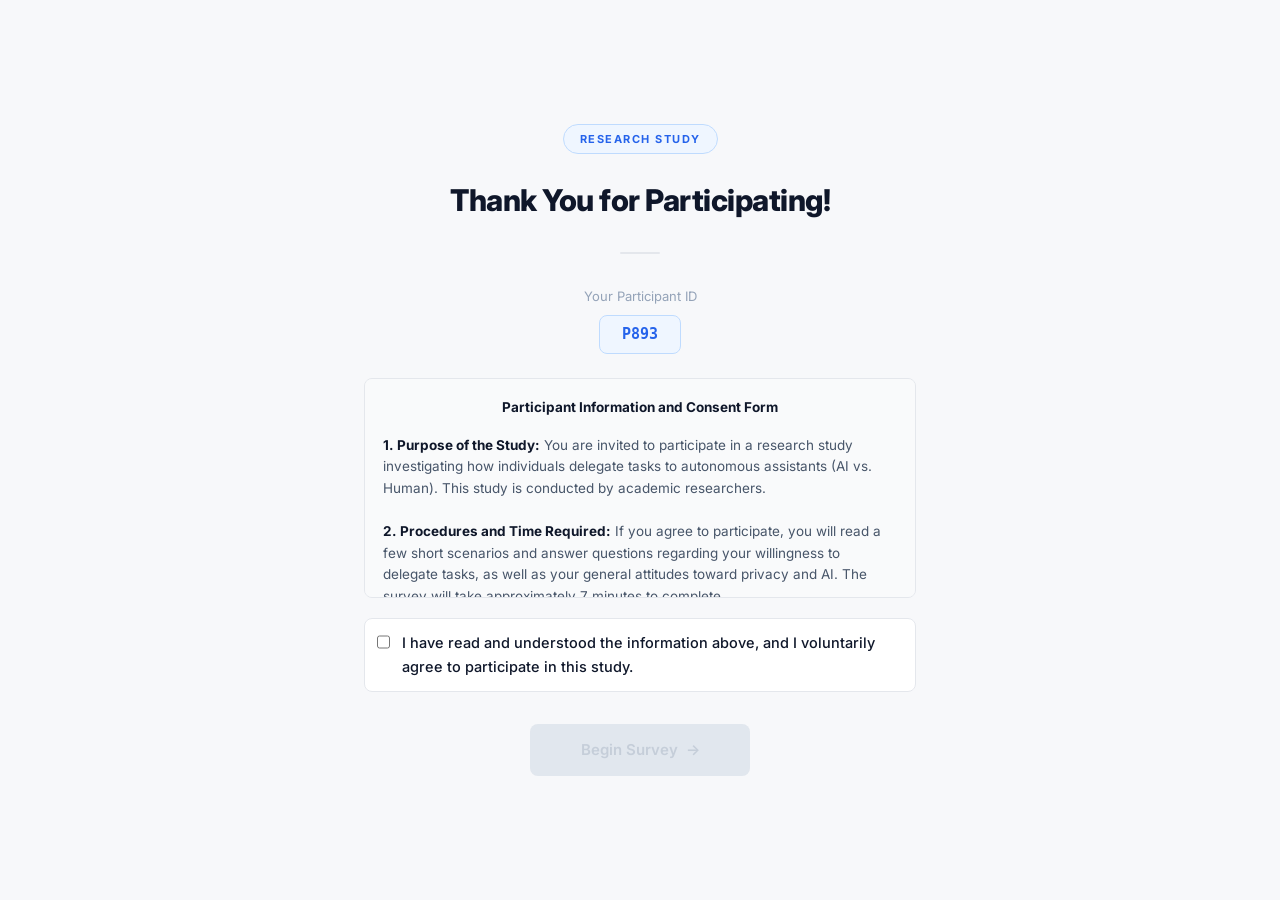
<file: index.html>
<!DOCTYPE html>
<html lang="en">
<head>
  <meta charset="UTF-8">
  <meta name="viewport" content="width=device-width, initial-scale=1.0">
  <title>Welcome &mdash; AI Secretary Study</title>
  <link rel="stylesheet" href="css/style.css">
  <style>
    body { min-height: 100vh; display: flex; align-items: center; justify-content: center; }

    .welcome-wrap {
      width: 100%;
      max-width: 600px; /* Slightly wider for the consent box */
      padding: 48px 24px;
      text-align: center;
    }

    .study-badge {
      display: inline-block;
      background: var(--blue-lt);
      border: 1px solid var(--blue-bd);
      color: var(--blue);
      font-size: 11px;
      font-weight: 700;
      text-transform: uppercase;
      letter-spacing: 1.5px;
      padding: 5px 16px;
      border-radius: 20px;
      margin-bottom: 28px;
    }

    .welcome-title {
      font-size: 30px;
      font-weight: 800;
      color: var(--text);
      letter-spacing: -0.5px;
      line-height: 1.25;
      margin-bottom: 14px;
    }

    .divider { width: 40px; height: 2px; background: var(--border); margin: 32px auto; border-radius: 1px; }

    /* Loading state */
    #state-loading { display: flex; flex-direction: column; align-items: center; gap: 14px; }
    #state-loading.hidden { display: none; }

    .loading-label {
      font-size: 14px;
      color: var(--text-sm);
      animation: blink 1.5s ease infinite;
    }
    @keyframes blink {
      0%, 100% { opacity: 1; }
      50%       { opacity: 0.45; }
    }

    /* Ready state */
    #state-ready { display: none; }
    #state-ready.show { display: block; animation: fadeUp 0.45s ease; }

    .pid-box {
      display: inline-block;
      font-family: monospace;
      font-size: 15px;
      font-weight: 700;
      color: var(--blue);
      background: var(--blue-lt);
      border: 1px solid var(--blue-bd);
      padding: 6px 22px;
      border-radius: var(--r-sm);
      margin: 8px 0 24px;
    }

    .consent-box {
      text-align: left;
      font-size: 13.5px;
      line-height: 1.6;
      height: 220px;
      overflow-y: auto;
      padding: 18px;
      border: 1px solid var(--border);
      border-radius: 8px;
      background: #f9fafb;
      margin-bottom: 20px;
      color: var(--text-md);
    }
    .consent-box strong { color: var(--text); }
    
    .checkbox-wrap {
      display: flex;
      align-items: flex-start;
      gap: 12px;
      text-align: left;
      font-size: 14.5px;
      font-weight: 500;
      color: var(--text);
      cursor: pointer;
      margin-bottom: 32px;
      padding: 12px;
      background: white;
      border: 1px solid var(--border);
      border-radius: 8px;
      transition: all 0.2s;
    }
    .checkbox-wrap:hover { border-color: var(--blue-bd); background: var(--blue-lt); }
    
    input[type="checkbox"] {
      width: 18px;
      height: 18px;
      margin-top: 2px;
      cursor: pointer;
    }

    #btn-proceed:disabled {
      opacity: 0.5;
      cursor: not-allowed;
    }
  </style>
</head>
<body>
<div class="welcome-wrap">

  <span class="study-badge">Research Study</span>
  <h1 class="welcome-title">Thank You for Participating!</h1>
  <div class="divider"></div>

  <!-- Loading state -->
  <div id="state-loading">
    <div class="spinner"></div>
    <p class="loading-label">Preparing your study session&hellip;</p>
  </div>

  <!-- Ready state (after session prepared) -->
  <div id="state-ready">
    <p class="text-sm text-muted">Your Participant ID</p>
    <div class="pid-box" id="pid-box">&ndash;</div>

    <!-- Consent Form Box -->
    <div class="consent-box">
      <div style="text-align:center; margin-bottom:16px;">
        <strong>Participant Information and Consent Form</strong>
      </div>
      <strong>1. Purpose of the Study:</strong> You are invited to participate in a research study investigating how individuals delegate tasks to autonomous assistants (AI vs. Human). This study is conducted by academic researchers.<br><br>
      <strong>2. Procedures and Time Required:</strong> If you agree to participate, you will read a few short scenarios and answer questions regarding your willingness to delegate tasks, as well as your general attitudes toward privacy and AI. The survey will take approximately 7 minutes to complete.<br><br>
      <strong>3. Risks and Benefits:</strong> There are no known physical or psychological risks associated with this study. While there is no direct benefit to you, your participation will contribute to understanding human-computer interaction and AI proxy design.<br><br>
      <strong>4. Confidentiality:</strong> Your participation is completely anonymous. We will not collect any personally identifiable information (e.g., name, email, IP address). Your anonymous responses will be stored securely and used exclusively for academic research purposes.<br><br>
      <strong>5. Voluntary Participation & Withdrawal:</strong> Your participation is entirely voluntary. You may choose not to participate or withdraw from the study at any time without any penalty or loss of compensation.<br><br>
      <strong>6. Data Quality & Compensation Notice:</strong> Total completion time is automatically recorded. Submissions completed unrealistically fast (speeding through without reading) or those with failed attention checks may be rejected, and compensation will not be awarded.
    </div>

    <label class="checkbox-wrap">
      <input type="checkbox" id="consent-check" onchange="toggleProceedBtn()">
      <span>I have read and understood the information above, and I voluntarily agree to participate in this study.</span>
    </label>

    <button class="btn btn-primary" id="btn-proceed" style="min-width:220px; min-height:52px; font-size:15px;" onclick="proceed()" disabled>
      Begin Survey &nbsp;&rarr;
    </button>
  </div>

</div>

<script src="js/config.js"></script>
<script src="js/app.js"></script>
<script>
  window.addEventListener('DOMContentLoaded', assignCondition);

  function toggleProceedBtn() {
    const isChecked = document.getElementById('consent-check').checked;
    document.getElementById('btn-proceed').disabled = !isChecked;
  }

  function generateLocalAssignment() {
    const randomCell = Math.floor(Math.random() * 8); // 8 counterbalanced cells
    const assignedGroup = (randomCell % 4) + 1;
    const scenarioId = assignedGroup;
    const orderType = (randomCell < 4) ? 'AI_FIRST' : 'HUMAN_FIRST';
    const round1Cond = (orderType === 'AI_FIRST') ? 1 : 2;
    const round2Cond = (orderType === 'AI_FIRST') ? 2 : 1;
    const taskType = (assignedGroup <= 2) ? 'Analytical' : 'Socio-emotional';
    const infoSensitivity = (assignedGroup === 1 || assignedGroup === 3) ? 'High' : 'Low';
    
    // Generate clean 3-digit random participant ID
    const pid = 'P' + Math.floor(100 + Math.random() * 900);

    return {
      participant_id: pid,
      assigned_group: assignedGroup,
      scenario_id: scenarioId,
      task_type: taskType,
      info_sensitivity: infoSensitivity,
      order_type: orderType,
      round1_condition: round1Cond,
      round2_condition: round2Cond
    };
  }

  async function assignCondition() {
    let assigned = null;

    // Try fetching from server with a fast 1.5s timeout
    try {
      const controller = new AbortController();
      const timeoutId = setTimeout(function() { controller.abort(); }, 1500);

      const res = await fetch(window.AppConfig.GOOGLE_SCRIPT_URL, {
        method: 'POST',
        headers: { 'Content-Type': 'text/plain;charset=utf-8' },
        body: JSON.stringify({ action: 'assign' }),
        signal: controller.signal
      });
      clearTimeout(timeoutId);

      if (res.ok) {
        const json = await res.json();
        if (json && json.ok && json.participant_id) {
          assigned = json;
        }
      }
    } catch (e) {
      // Server timed out or cold start ??seamlessly proceed with local assignment
    }

    if (!assigned) {
      assigned = generateLocalAssignment();
    }

    const pid = assigned.participant_id;
    const assignedGroup = assigned.assigned_group || 1;
    const scenarioId = assigned.scenario_id || assignedGroup;
    const taskType = assigned.task_type || (assignedGroup <= 2 ? 'Analytical' : 'Socio-emotional');
    const infoSensitivity = assigned.info_sensitivity || ((assignedGroup === 1 || assignedGroup === 3) ? 'High' : 'Low');
    const orderType = assigned.order_type || 'AI_FIRST';
    const round1Cond = assigned.round1_condition || (orderType === 'AI_FIRST' ? 1 : 2);
    const round2Cond = assigned.round2_condition || (orderType === 'AI_FIRST' ? 2 : 1);

    saveSurveyData({
      participantId: pid,
      assignedGroup: assignedGroup,
      scenarioId: scenarioId,
      taskType: taskType,
      infoSensitivity: infoSensitivity,
      orderType: orderType,
      round1Condition: round1Cond,
      round2Condition: round2Cond,
      condition: round1Cond, // for backwards compatibility
      timestamp: new Date().toISOString(),
      demographics: null,
      round1Evaluation: null,
      round2Evaluation: null,
      aiEvaluation: null,
      humanEvaluation: null,
      postSurvey: null
    });

    // Transition to ready state immediately
    document.getElementById('pid-box').textContent = pid;
    document.getElementById('state-loading').classList.add('hidden');
    document.getElementById('state-ready').classList.add('show');
  }

  function proceed() {
    if(!document.getElementById('consent-check').checked) return;
    window.location.href = 'intro.html';
  }
</script>
</body>
</html>
</file>
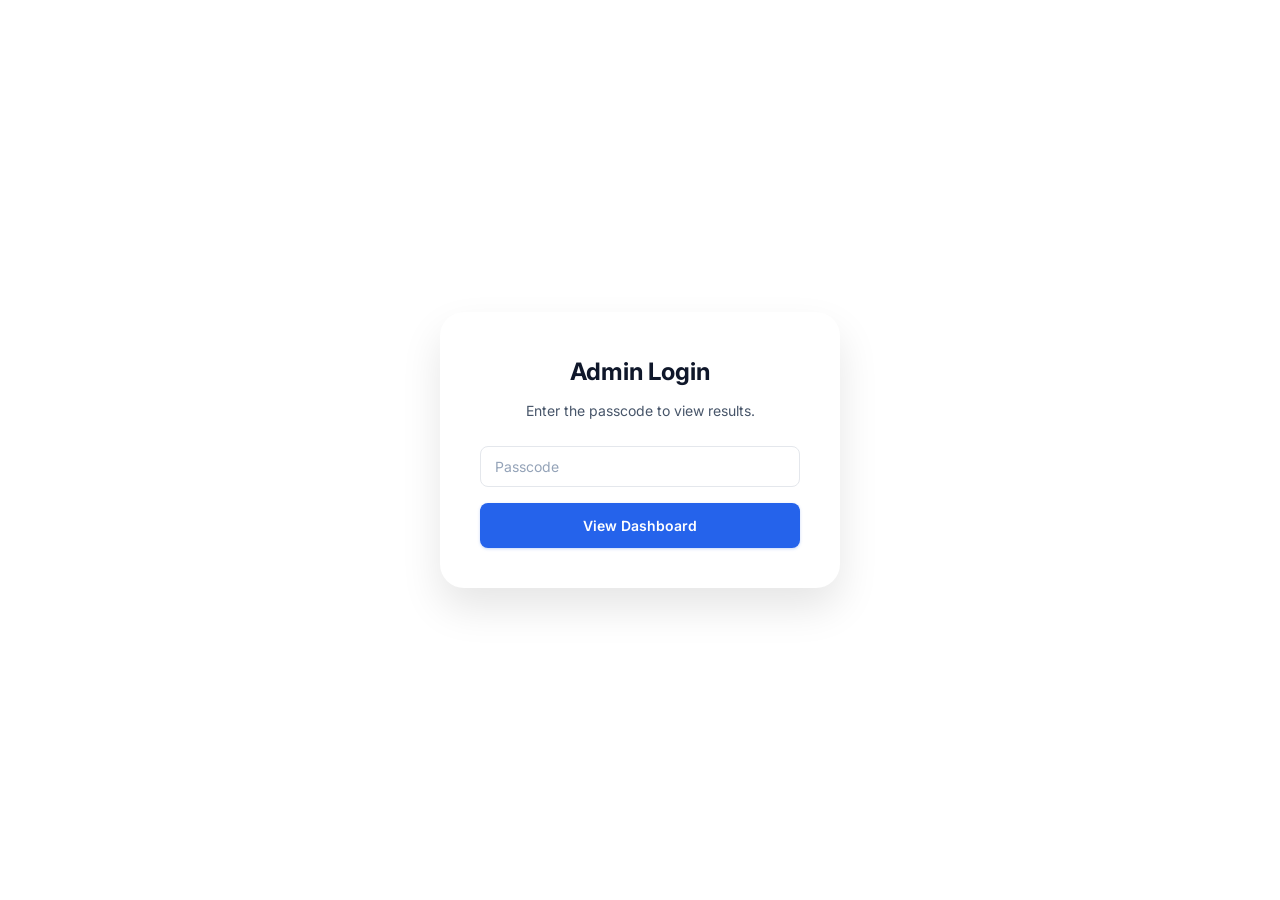
<file: admin.html>
<!DOCTYPE html>
<html lang="en">
<head>
  <meta charset="UTF-8">
  <meta name="viewport" content="width=device-width, initial-scale=1.0">
  <title>Admin Dashboard &mdash; AI Proxy Study</title>
  <link rel="stylesheet" href="css/style.css">
  <style>
    .admin-main { padding: 48px 0; max-width: 1200px; margin: 0 auto; }
    
    .stats-grid {
      display: grid;
      grid-template-columns: repeat(auto-fit, minmax(200px, 1fr));
      gap: 20px;
      margin-bottom: 32px;
    }
    .stat-card {
      background: #fff;
      border: 1px solid rgba(0,0,0,0.06);
      border-radius: 16px;
      padding: 24px;
      box-shadow: 0 4px 12px rgba(0,0,0,0.03);
    }
    .stat-value { font-size: 36px; font-weight: 800; color: var(--blue); margin-bottom: 4px; }
    .stat-label { font-size: 13px; font-weight: 600; color: var(--text-md); text-transform: uppercase; letter-spacing: 0.5px; }
    
    .table-wrap {
      background: #fff;
      border: 1px solid rgba(0,0,0,0.06);
      border-radius: 16px;
      padding: 24px;
      overflow-x: auto;
      box-shadow: 0 4px 12px rgba(0,0,0,0.03);
    }
    
    table { width: 100%; border-collapse: collapse; font-size: 14px; }
    th, td { padding: 12px 16px; text-align: left; border-bottom: 1px solid #eee; }
    th { font-weight: 600; color: var(--text-md); background: #f8f9fa; white-space: nowrap; }
    tr:hover td { background: #fdfdfd; }
    
    .auth-overlay {
      position: fixed; inset: 0; background: #fff; z-index: 9999;
      display: flex; align-items: center; justify-content: center;
      flex-direction: column;
    }
    .auth-box {
      background: #fff; padding: 40px; border-radius: 24px;
      box-shadow: 0 20px 40px rgba(0,0,0,0.1); text-align: center; max-width: 400px; width: 90%;
    }
    
    .loading-data { text-align: center; padding: 60px; color: var(--text-md); font-size: 16px; }
    .badge { display: inline-block; padding: 4px 10px; border-radius: 12px; font-size: 12px; font-weight: 700; }
    .badge-blue { background: var(--blue-lt); color: var(--blue); }
    .badge-green { background: var(--green-lt); color: var(--green); }
    .badge-pass { background: #DCFCE7; color: #166534; }
    .badge-fail { background: #FEE2E2; color: #991B1B; }
  </style>
</head>
<body style="background: #fdfbfb;">

<!-- Auth Overlay -->
<div class="auth-overlay" id="auth-overlay">
  <div class="auth-box">
    <h2 style="margin-bottom:8px;">Admin Login</h2>
    <p style="color:var(--text-md); margin-bottom:24px; font-size:14px;">Enter the passcode to view results.</p>
    <input type="password" id="passcode" class="form-input" placeholder="Passcode" style="margin-bottom:16px;">
    <button class="btn btn-primary" style="width:100%; padding:14px;" onclick="checkAuth()">View Dashboard</button>
  </div>
</div>

<div class="page-wrap" style="display:none;" id="app-content">

  <header class="site-header" style="justify-content: space-between;">
    <span class="logo">AI Proxy Delegation Study <span style="color:var(--text-lt); font-weight:400;">/ Admin Dashboard</span></span>
    <button class="btn" style="background:#f1f3f5; color:var(--text); padding:8px 16px; min-height:0; border-radius:8px;" onclick="fetchData()">Refresh</button>
  </header>

  <main class="admin-main">
    
    <div class="stats-grid">
      <div class="stat-card">
        <div class="stat-value" id="stat-total">0</div>
        <div class="stat-label">Total Responses</div>
      </div>
      <div class="stat-card">
        <div class="stat-value" id="stat-imc-rate">100%</div>
        <div class="stat-label">Attention Check Pass Rate</div>
      </div>
      <div class="stat-card">
        <div class="stat-value" id="stat-order">0 / 0</div>
        <div class="stat-label">AI-First / Human-First</div>
      </div>
      <div class="stat-card">
        <div class="stat-value" id="stat-today">0</div>
        <div class="stat-label">Responses Today</div>
      </div>
    </div>

    <div class="table-wrap">
      <div id="loading" class="loading-data">Fetching data from Google Sheets&hellip;</div>
      <div id="table-container" style="display:none;">
        <table id="data-table">
          <thead>
            <tr>
              <th>Participant ID</th>
              <th>Submitted Date</th>
              <th>Group & Scenario</th>
              <th>Agent Order</th>
              <th>AI Secretary Delegated?</th>
              <th>Human Secretary Delegated?</th>
              <th>Attention Check (IMC)</th>
            </tr>
          </thead>
          <tbody id="table-body">
            <!-- Rows will be injected here -->
          </tbody>
        </table>
      </div>
    </div>

  </main>
</div>

<script src="js/config.js"></script>
<script>
  function checkAuth() {
    const val = document.getElementById('passcode').value;
    if (val === 'admin123') {
      document.getElementById('auth-overlay').style.display = 'none';
      document.getElementById('app-content').style.display = 'flex';
      fetchData();
    } else {
      alert('Incorrect passcode');
    }
  }

  document.getElementById('passcode').addEventListener('keypress', function (e) {
    if (e.key === 'Enter') {
      checkAuth();
    }
  });

  async function fetchData() {
    document.getElementById('loading').style.display = 'block';
    document.getElementById('table-container').style.display = 'none';
    
    try {
      const url = window.AppConfig.GOOGLE_SCRIPT_URL + '?action=admin';
      const res = await fetch(url);
      const json = await res.json();
      
      if (!json.ok) throw new Error(json.error || 'Fetch failed');
      
      renderDashboard(json.data);
    } catch (err) {
      console.error(err);
      document.getElementById('loading').textContent = 'Failed to load data. Ensure Apps Script is updated and deployed.';
    }
  }
  
  function renderDashboard(data) {
    document.getElementById('loading').style.display = 'none';
    document.getElementById('table-container').style.display = 'block';
    
    document.getElementById('stat-total').textContent = data.length;
    
    let aiFirst = 0; let humanFirst = 0; let today = 0; let passedCount = 0;
    const now = new Date();
    
    const tbody = document.getElementById('table-body');
    tbody.innerHTML = '';
    
    const sorted = [...data].reverse();
    
    sorted.forEach(row => {
      const order = row.agent_order || (row.condition == 1 ? 'AI_FIRST' : 'HUMAN_FIRST');
      if (order === 'AI_FIRST') aiFirst++;
      else humanFirst++;
      
      const d = new Date(row.timestamp);
      if (d.toDateString() === now.toDateString()) today++;
      
      const isPassed = row.attention_check_passed === 'PASSED' || row.q88 == 5 || row.q88_attention_imc == 5;
      if (isPassed) passedCount++;

      const tr = document.createElement('tr');
      
      const groupLabel = row.assigned_group 
        ? 'Group ' + row.assigned_group + ' (S' + row.assigned_scenario + ')'
        : 'Scenario ' + (row.scenario_id || '-');

      const imcBadge = isPassed
        ? '<span class="badge badge-pass">PASSED</span>'
        : '<span class="badge badge-fail">FAILED (' + (row.q88_attention_imc || row.q88 || '-') + ')</span>';

      const aiDec = row.ai_yesno || row.s1_yesno || '-';
      const humanDec = row.human_yesno || (row.condition == 2 ? row.s1_yesno : '-') || '-';

      tr.innerHTML = 
        '<td><strong>' + (row.participant_id || '-') + '</strong></td>' +
        '<td>' + (row.timestamp ? new Date(row.timestamp).toLocaleString() : '-') + '</td>' +
        '<td><span class="badge badge-blue">' + groupLabel + '</span></td>' +
        '<td>' + (order === 'AI_FIRST' ? 'AI &rarr; Human' : 'Human &rarr; AI') + '</td>' +
        '<td>' + aiDec + '</td>' +
        '<td>' + humanDec + '</td>' +
        '<td>' + imcBadge + '</td>';
      
      tbody.appendChild(tr);
    });
    
    const passRate = data.length > 0 ? Math.round((passedCount / data.length) * 100) : 100;
    document.getElementById('stat-imc-rate').textContent = passRate + '%';
    document.getElementById('stat-order').textContent = aiFirst + ' / ' + humanFirst;
    document.getElementById('stat-today').textContent = today;
  }
</script>
</body>
</html>
</file>
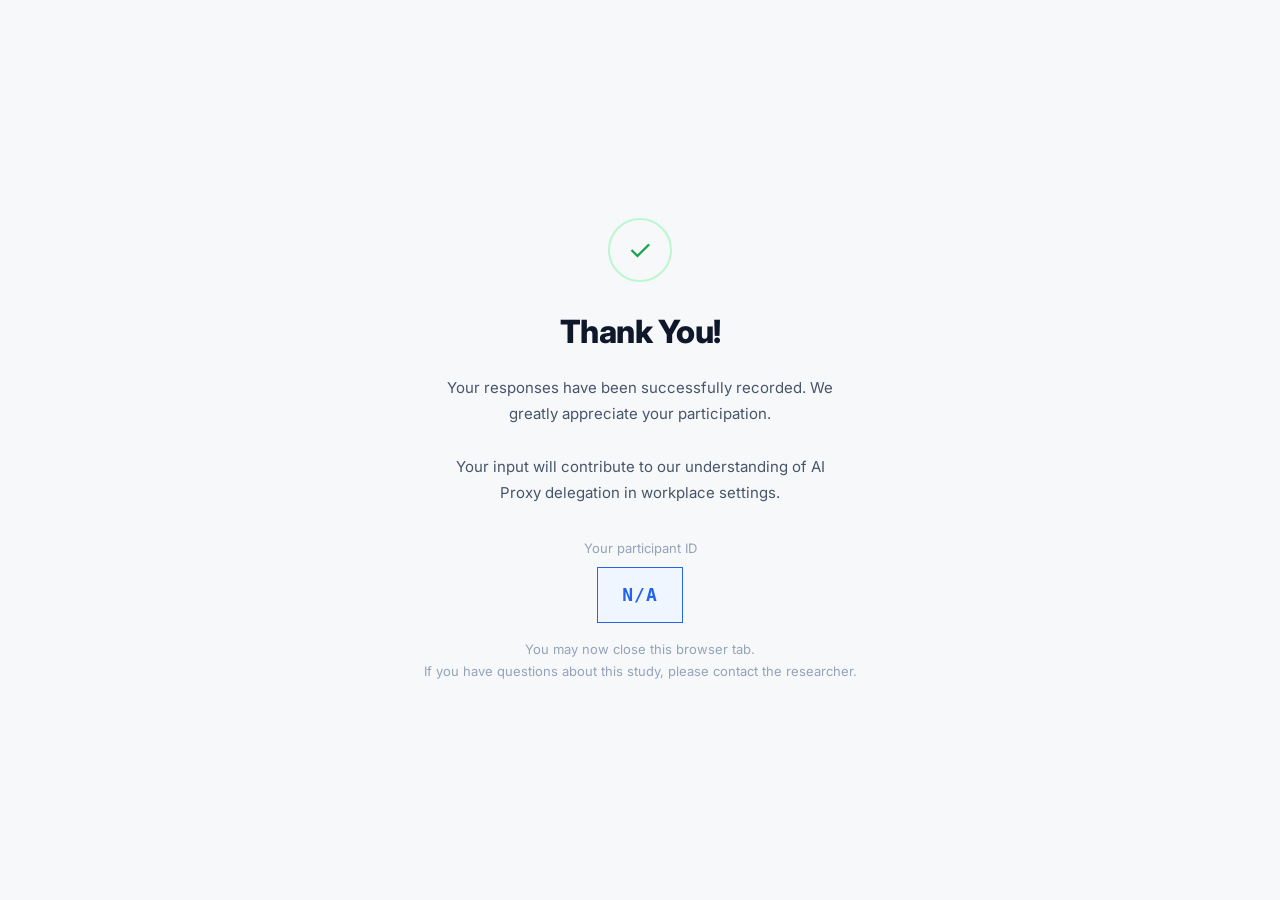
<file: complete.html>
<!DOCTYPE html>
<html lang="en">
<head>
  <meta charset="UTF-8">
  <meta name="viewport" content="width=device-width, initial-scale=1.0">
  <title>Study Complete &mdash; AI Proxy Study</title>
  <link rel="stylesheet" href="css/style.css">
  <style>
    body {
      min-height: 100vh;
      display: flex;
      align-items: center;
      justify-content: center;
      background: var(--bg);
      margin: 0;
    }

    .complete-wrap {
      width: 100%;
      max-width: 520px;
      padding: 48px 24px;
      text-align: center;
    }

    .check-circle {
      width: 64px;
      height: 64px;
      border-radius: 50%;
      background: var(--green-lt);
      color: var(--green);
      display: flex;
      align-items: center;
      justify-content: center;
      font-size: 28px;
      margin: 0 auto 24px;
      animation: popIn 0.5s cubic-bezier(0.175, 0.885, 0.32, 1.275);
    }
    @keyframes popIn {
      0%   { transform: scale(0.5); opacity: 0; }
      100% { transform: scale(1); opacity: 1; }
    }

    .complete-title {
      font-size: 32px;
      font-weight: 800;
      color: var(--text);
      letter-spacing: -0.5px;
      margin-bottom: 16px;
    }

    .complete-sub {
      font-size: 15px;
      color: var(--text-md);
      line-height: 1.75;
      margin: 0 auto 32px;
      max-width: 400px;
    }

    .pid-box {
      display: inline-block;
      padding: 12px 24px;
      background: var(--blue-lt);
      border: 1px solid var(--blue);
      border-radius: var(--r-md);
      font-family: monospace;
      font-size: 18px;
      font-weight: 700;
      color: var(--blue);
      letter-spacing: 1px;
    }
  </style>
</head>
<body>

<div class="complete-wrap anim-up">
  <div class="check-circle">&#10003;</div>
  
  <h1 class="complete-title">Thank You!</h1>
  
  <p class="complete-sub">
    Your responses have been successfully recorded. We greatly appreciate your participation.<br><br>
    Your input will contribute to our understanding of AI Proxy delegation in workplace settings.
  </p>
  
  <p class="text-sm text-muted" style="margin-bottom:8px;">Your participant ID</p>
  <div class="pid-box" id="final-pid">...</div>

  <p class="text-sm text-muted" style="margin-top: 16px;">
    You may now close this browser tab.<br>
    If you have questions about this study, please contact the researcher.
  </p>
</div>

<script src="js/app.js"></script>
<script>
  // Show PID and then clear session to prevent re-taking
  const sd = getSurveyData();
  if (sd && sd.participantId) {
    document.getElementById('final-pid').textContent = sd.participantId;
    sessionStorage.removeItem('surveyData');
  } else {
    document.getElementById('final-pid').textContent = 'N/A';
  }
</script>
</body>
</html>
</file>
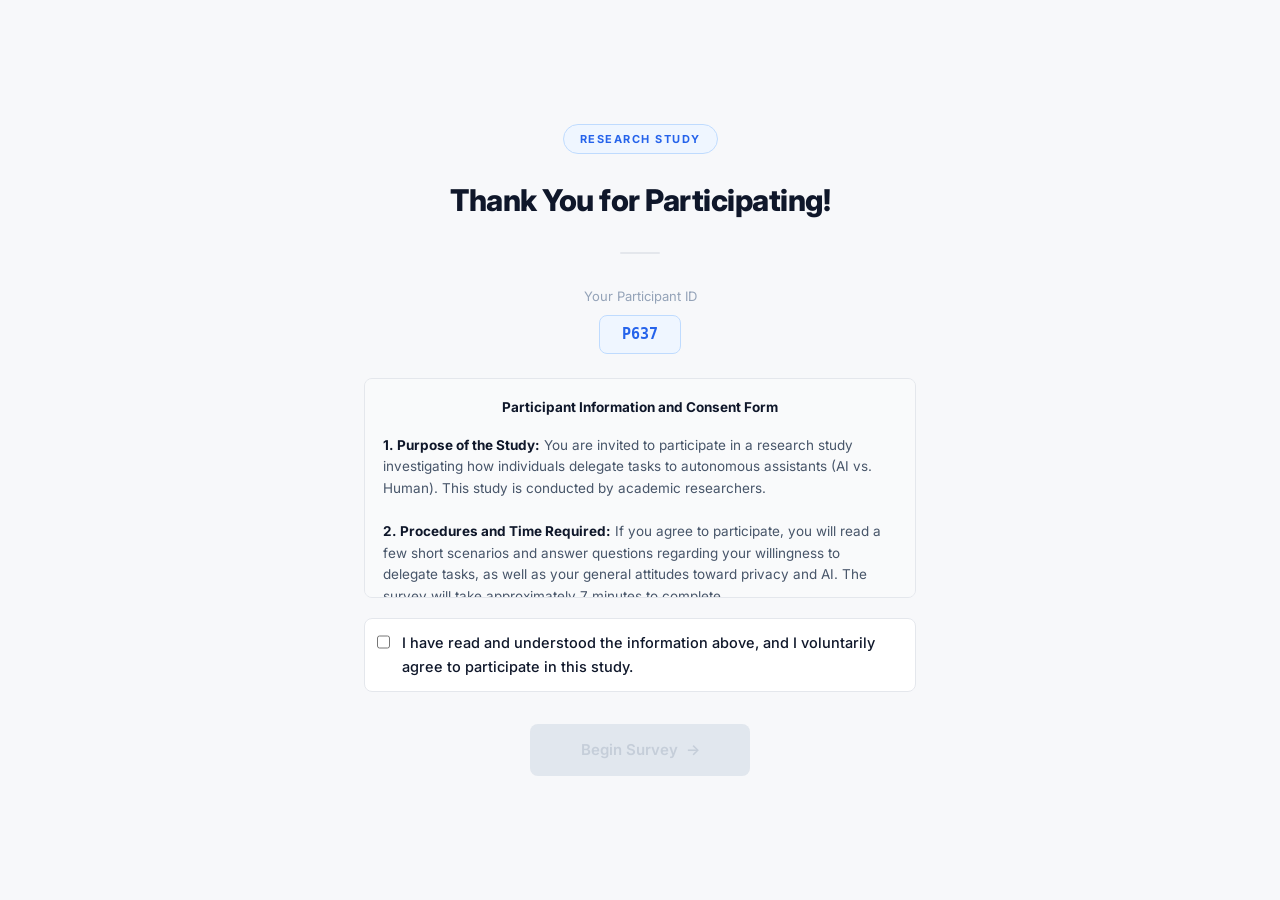
<file: demographics.html>
<!DOCTYPE html>
<html lang="en">
<head>
  <meta charset="UTF-8">
  <meta name="viewport" content="width=device-width, initial-scale=1.0">
  <title>Background Information &mdash; AI Proxy Study</title>
  <link rel="stylesheet" href="css/style.css">
  <style>
    .demographics-main { padding: 36px 0 80px; }

    /* Info Icon & Tooltip */
    .info-tooltip-wrap {
      position: relative;
      display: inline-flex;
      align-items: center;
      margin-left: 6px;
      vertical-align: middle;
      cursor: pointer;
    }
    .info-icon-btn {
      display: inline-flex;
      align-items: center;
      justify-content: center;
      width: 17px;
      height: 17px;
      border-radius: 50%;
      background: #e2e8f0;
      color: #64748b;
      font-size: 11px;
      font-weight: 700;
      font-family: inherit;
      font-style: normal;
      line-height: 1;
      border: 1px solid #cbd5e1;
      transition: all 0.2s ease;
      outline: none;
    }
    .info-tooltip-wrap:hover .info-icon-btn,
    .info-icon-btn:focus {
      background: var(--blue);
      color: #fff;
      border-color: var(--blue);
    }
    .tooltip-popup {
      position: absolute;
      bottom: calc(100% + 8px);
      left: 50%;
      transform: translateX(-50%);
      background: #1e293b;
      color: #f8fafc;
      padding: 7px 11px;
      border-radius: 8px;
      font-size: 12px;
      line-height: 1.4;
      font-weight: 400;
      white-space: normal;
      width: max-content;
      max-width: 270px;
      box-shadow: 0 6px 16px rgba(0,0,0,0.18);
      pointer-events: none;
      opacity: 0;
      visibility: hidden;
      transition: opacity 0.2s ease, transform 0.2s ease, visibility 0.2s;
      z-index: 100;
    }
    .tooltip-popup::after {
      content: "";
      position: absolute;
      top: 100%;
      left: 50%;
      margin-left: -5px;
      border-width: 5px;
      border-style: solid;
      border-color: #1e293b transparent transparent transparent;
    }
    .info-tooltip-wrap:hover .tooltip-popup,
    .info-icon-btn:focus + .tooltip-popup {
      opacity: 1;
      visibility: visible;
      transform: translateX(-50%) translateY(-2px);
    }
  </style>
</head>
<body>
<div class="page-wrap">

  <header class="site-header">
    <span class="logo">AI Proxy Delegation Study</span>
    <span class="pid-tag" id="header-pid"></span>
  </header>

  <div class="progress-wrap">
    <div class="progress-meta">
      <span class="progress-label">Step 1 of 3 &mdash; Background</span>
      <span class="progress-step-text">Q1&ndash;Q5</span>
    </div>
    <div class="progress-track">
      <div class="progress-fill" style="width: 10%"></div>
    </div>
  </div>

  <main class="container demographics-main">

    <div class="anim-up">
      <h1 class="page-title">Background Information</h1>
      <p class="page-sub">Please tell us a little bit about yourself.</p>
    </div>

    <!-- Q1: Birth Year -->
    <div class="card mt-32 anim-up-1">
      <label class="form-label" for="q1">
        <span class="qnum">1.</span> What is your year of birth?
      </label>
      <input type="number" class="form-input" id="q1" placeholder="YYYY" min="1920" max="2005" style="max-width: 120px;">
    </div>

    <!-- Q2: Gender -->
    <div class="card mt-16 anim-up-1">
      <label class="form-label">
        <span class="qnum">2.</span> How do you describe your gender?
      </label>
      <div class="radio-list">
        <label class="radio-item" onclick="pick('q2', 'Male', this)">
          <input type="radio" name="q2" value="Male">
          <div class="radio-dot"></div>
          <span class="radio-text">Male</span>
        </label>
        <label class="radio-item" onclick="pick('q2', 'Female', this)">
          <input type="radio" name="q2" value="Female">
          <div class="radio-dot"></div>
          <span class="radio-text">Female</span>
        </label>
        <label class="radio-item" onclick="pick('q2', 'Non-binary', this)">
          <input type="radio" name="q2" value="Non-binary">
          <div class="radio-dot"></div>
          <span class="radio-text">Non-binary / Other</span>
        </label>
        <label class="radio-item" onclick="pick('q2', 'Prefer not to say', this)">
          <input type="radio" name="q2" value="Prefer not to say">
          <div class="radio-dot"></div>
          <span class="radio-text">Prefer not to say</span>
        </label>
      </div>
    </div>

    <!-- Q3: Education -->
    <div class="card mt-16 anim-up-2">
      <label class="form-label">
        <span class="qnum">3.</span> What is your highest level of education completed?
      </label>
      <div class="radio-list">
        <label class="radio-item" onclick="pick('q3', 'High School', this)">
          <input type="radio" name="q3" value="High School">
          <div class="radio-dot"></div>
          <span class="radio-text">High School or equivalent</span>
        </label>
        <label class="radio-item" onclick="pick('q3', 'Some College', this)">
          <input type="radio" name="q3" value="Some College">
          <div class="radio-dot"></div>
          <span class="radio-text">Some College</span>
        </label>
        <label class="radio-item" onclick="pick('q3', 'Bachelors', this)">
          <input type="radio" name="q3" value="Bachelors">
          <div class="radio-dot"></div>
          <span class="radio-text">Bachelor's Degree</span>
        </label>
        <label class="radio-item" onclick="pick('q3', 'Masters/Professional', this)">
          <input type="radio" name="q3" value="Masters/Professional">
          <div class="radio-dot"></div>
          <span class="radio-text">Master's or Professional Degree</span>
        </label>
        <label class="radio-item" onclick="pick('q3', 'Doctorate', this)">
          <input type="radio" name="q3" value="Doctorate">
          <div class="radio-dot"></div>
          <span class="radio-text">Doctorate</span>
        </label>
      </div>
    </div>

    <!-- Q4: Work experience -->
    <div class="card mt-16 anim-up-2">
      <label class="form-label">
        <span class="qnum">4.</span> Are you currently employed or have you been employed within the last 5 years?
      </label>
      <div class="radio-list flex-row">
        <label class="radio-item" onclick="pickQ4('Yes', this)">
          <input type="radio" name="q4" value="Yes">
          <div class="radio-dot"></div>
          <span class="radio-text">Yes</span>
        </label>
        <label class="radio-item" onclick="pickQ4('No', this)">
          <input type="radio" name="q4" value="No">
          <div class="radio-dot"></div>
          <span class="radio-text">No</span>
        </label>
      </div>
    </div>

    <!-- Q5: Work type / Occupational field -->
    <div class="card mt-16 anim-up-3" id="q5-box" style="display:none;">
      <label class="form-label" for="q5">
        <span class="qnum">5.</span> Which of the following best describes your primary occupational field / industry?
      </label>
      <div class="radio-list">
        <label class="radio-item" onclick="pick('q5', 'Professional, Technical, & Computing', this)">
          <input type="radio" name="q5" value="Professional, Technical, & Computing">
          <div class="radio-dot"></div>
          <span class="radio-text">
            Professional, Technical, &amp; Computing
            <span class="info-tooltip-wrap" onclick="event.stopPropagation()">
              <span class="info-icon-btn" tabindex="0" title="Click or hover for examples">i</span>
              <span class="tooltip-popup">e.g., Software, IT, Engineering, Science, Legal</span>
            </span>
          </span>
        </label>
        <label class="radio-item" onclick="pick('q5', 'Management, Business, & Financial', this)">
          <input type="radio" name="q5" value="Management, Business, & Financial">
          <div class="radio-dot"></div>
          <span class="radio-text">
            Management, Business, &amp; Financial
            <span class="info-tooltip-wrap" onclick="event.stopPropagation()">
              <span class="info-icon-btn" tabindex="0" title="Click or hover for examples">i</span>
              <span class="tooltip-popup">e.g., Corporate Management, Finance, Marketing, HR</span>
            </span>
          </span>
        </label>
        <label class="radio-item" onclick="pick('q5', 'Education, Academia, & Research', this)">
          <input type="radio" name="q5" value="Education, Academia, & Research">
          <div class="radio-dot"></div>
          <span class="radio-text">
            Education, Academia, &amp; Research
            <span class="info-tooltip-wrap" onclick="event.stopPropagation()">
              <span class="info-icon-btn" tabindex="0" title="Click or hover for examples">i</span>
              <span class="tooltip-popup">e.g., Teacher, Professor, Academic Researcher</span>
            </span>
          </span>
        </label>
        <label class="radio-item" onclick="pick('q5', 'Healthcare & Social Services', this)">
          <input type="radio" name="q5" value="Healthcare & Social Services">
          <div class="radio-dot"></div>
          <span class="radio-text">
            Healthcare &amp; Social Services
            <span class="info-tooltip-wrap" onclick="event.stopPropagation()">
              <span class="info-icon-btn" tabindex="0" title="Click or hover for examples">i</span>
              <span class="tooltip-popup">e.g., Medical Professional, Nursing, Therapy, Social Care</span>
            </span>
          </span>
        </label>
        <label class="radio-item" onclick="pick('q5', 'Office & Administrative Support', this)">
          <input type="radio" name="q5" value="Office & Administrative Support">
          <div class="radio-dot"></div>
          <span class="radio-text">
            Office &amp; Administrative Support
            <span class="info-tooltip-wrap" onclick="event.stopPropagation()">
              <span class="info-icon-btn" tabindex="0" title="Click or hover for examples">i</span>
              <span class="tooltip-popup">e.g., Administrative Assistant, Office Clerk, Operations</span>
            </span>
          </span>
        </label>
        <label class="radio-item" onclick="pick('q5', 'Sales, Retail, & Customer Service', this)">
          <input type="radio" name="q5" value="Sales, Retail, & Customer Service">
          <div class="radio-dot"></div>
          <span class="radio-text">
            Sales, Retail, &amp; Customer Service
            <span class="info-tooltip-wrap" onclick="event.stopPropagation()">
              <span class="info-icon-btn" tabindex="0" title="Click or hover for examples">i</span>
              <span class="tooltip-popup">e.g., Retail Associate, Customer Support, Hospitality</span>
            </span>
          </span>
        </label>
        <label class="radio-item" onclick="pick('q5', 'Manufacturing, Construction, & Logistics', this)">
          <input type="radio" name="q5" value="Manufacturing, Construction, & Logistics">
          <div class="radio-dot"></div>
          <span class="radio-text">
            Manufacturing, Construction, &amp; Logistics
            <span class="info-tooltip-wrap" onclick="event.stopPropagation()">
              <span class="info-icon-btn" tabindex="0" title="Click or hover for examples">i</span>
              <span class="tooltip-popup">e.g., Production, Trades, Construction, Transportation</span>
            </span>
          </span>
        </label>
        <label class="radio-item" onclick="pick('q5', 'Other', this)">
          <input type="radio" name="q5" value="Other">
          <div class="radio-dot"></div>
          <span class="radio-text">Other <span style="color:var(--text-lt); font-size:13px;">(Please specify below)</span></span>
        </label>
      </div>
      <div id="q5-other-wrap" style="display:none; margin-top:12px; margin-left:36px;">
        <input type="text" class="form-input" id="q5-other" 
            placeholder="Please specify your occupation/industry&hellip;" style="max-width:400px;">
      </div>
    </div>

    <!-- Next -->
    <div class="text-center mt-40 anim-up-3">
      <button id="next-btn" class="btn btn-primary"
        style="min-width:200px; min-height:52px; font-size:15px;" onclick="goNext()">
        Continue &nbsp;&rarr;
      </button>
    </div>

  </main>
</div>

<script src="js/app.js"></script>
<script>
  let sd = getSurveyData();
  if (!sd || !sd.participantId) {
    console.warn('Session data missing or invalid in demographics.html');
    window.location.href = 'index.html';
  } else {
    showParticipantId();
  }

  const ans = { q1: null, q2: null, q3: null, q4: null, q5: null };

  function pick(qName, val, el) {
    ans[qName] = val;
    el.closest('.radio-list').querySelectorAll('.radio-item').forEach(function(i) { i.classList.remove('selected'); });
    el.classList.add('selected');
    el.querySelector('input').checked = true;

    if (qName === 'q5') {
      document.getElementById('q5-other-wrap').style.display = (val === 'Other') ? 'block' : 'none';
    }
  }

  function pickQ4(val, el) {
    pick('q4', val, el);
    const q5Box = document.getElementById('q5-box');
    if (val === 'Yes') {
      q5Box.style.display = 'block';
    } else {
      q5Box.style.display = 'none';
      ans.q5 = null;
      document.querySelectorAll('[name="q5"]').forEach(function(r) { r.checked = false; });
      document.querySelectorAll('#q5-box .radio-item').forEach(function(i) { i.classList.remove('selected'); });
      document.getElementById('q5-other-wrap').style.display = 'none';
      document.getElementById('q5-other').value = '';
    }
  }

  // Restore previously saved demographics on back navigation
  if (sd && sd.demographics) {
    const d = sd.demographics;
    if (d.q1) {
      document.getElementById('q1').value = d.q1;
      ans.q1 = d.q1;
    }
    ['q2', 'q3', 'q4'].forEach(function(qKey) {
      if (d[qKey]) {
        const input = document.querySelector('input[name="' + qKey + '"][value="' + d[qKey] + '"]');
        if (input) {
          input.checked = true;
          const radioItem = input.closest('.radio-item');
          if (radioItem) radioItem.classList.add('selected');
          ans[qKey] = d[qKey];
        }
      }
    });
    if (d.q4 === 'Yes') {
      document.getElementById('q5-box').style.display = 'block';
      if (d.q5) {
        if (d.q5.startsWith('Other: ')) {
          const otherText = d.q5.replace('Other: ', '');
          const input = document.querySelector('input[name="q5"][value="Other"]');
          if (input) {
            input.checked = true;
            const radioItem = input.closest('.radio-item');
            if (radioItem) radioItem.classList.add('selected');
            ans.q5 = 'Other';
          }
          document.getElementById('q5-other-wrap').style.display = 'block';
          document.getElementById('q5-other').value = otherText;
        } else {
          const input = document.querySelector('input[name="q5"][value="' + d.q5 + '"]');
          if (input) {
            input.checked = true;
            const radioItem = input.closest('.radio-item');
            if (radioItem) radioItem.classList.add('selected');
            ans.q5 = d.q5;
          }
        }
      }
    }
  }

  function goNext() {
    ans.q1 = document.getElementById('q1').value;
    if (!ans.q1) return alert('Please enter your birth year.');
    if (parseInt(ans.q1) > 2005 || parseInt(ans.q1) < 1920) return alert('Please enter a valid birth year.');
    if (!ans.q2) return alert('Please select a gender.');
    if (!ans.q3) return alert('Please select your education level.');
    if (!ans.q4) return alert('Please answer if you have work experience.');
    
    if (ans.q4 === 'Yes') {
      if (!ans.q5) return alert('Please select your primary occupational field.');
      if (ans.q5 === 'Other' || ans.q5.startsWith('Other:')) {
        const otherTxt = document.getElementById('q5-other').value.trim();
        if (!otherTxt) return alert('Please specify your occupation/industry.');
        ans.q5 = 'Other';
        ans.q5_other = otherTxt;
      } else {
        ans.q5_other = '';
      }
    } else {
      ans.q5 = '';
      ans.q5_other = '';
    }

    const data = getSurveyData();
    data.demographics = ans;
    saveSurveyData(data);

    const btn = document.getElementById('next-btn');
    btn.disabled = true;
    btn.textContent = 'Loading\u2026';

    window.location.href = 'instructions.html';
  }
</script>
</body>
</html>
</file>
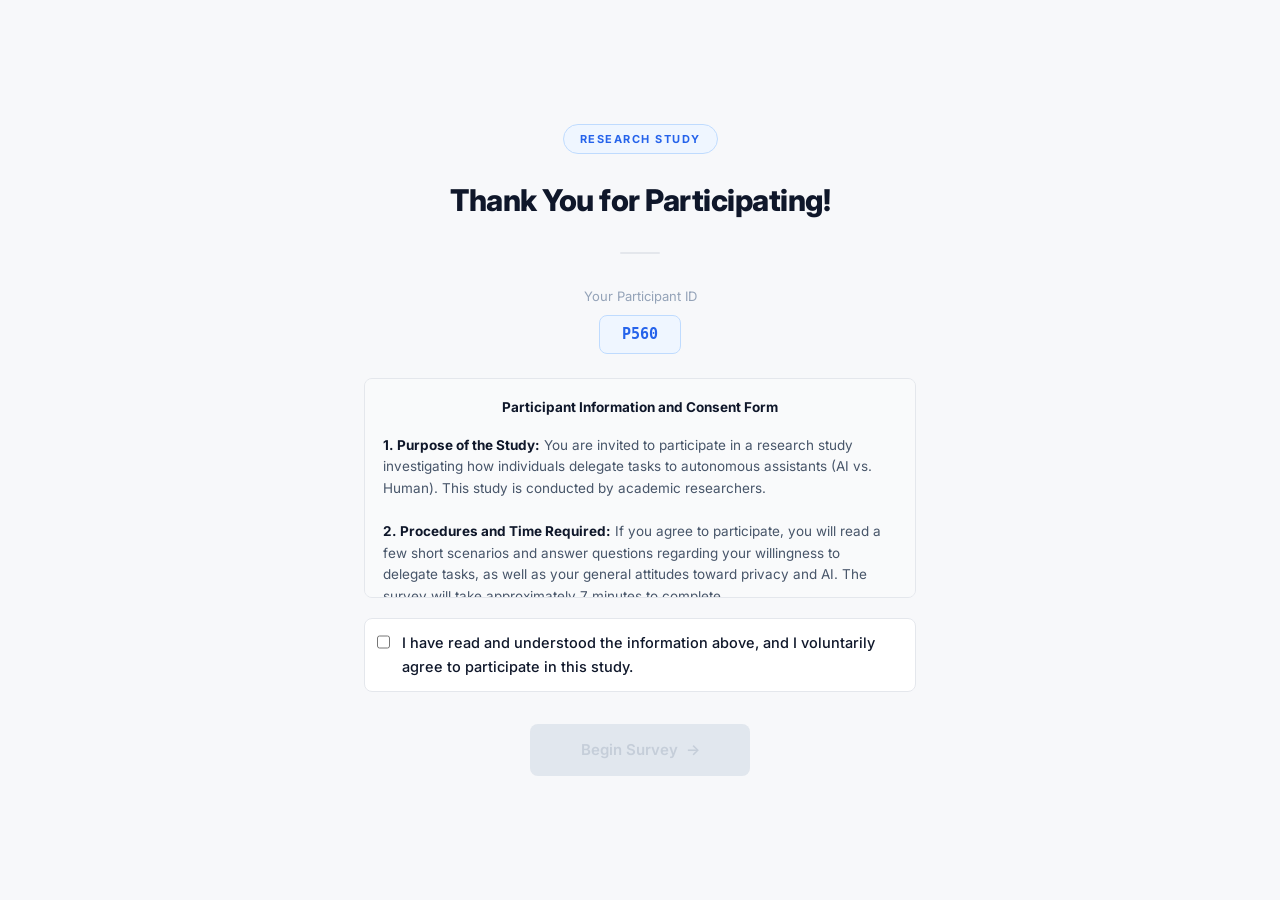
<file: instructions.html>
<!DOCTYPE html>
<html lang="en">
<head>
  <meta charset="UTF-8">
  <meta name="viewport" content="width=device-width, initial-scale=1.0">
  <title>Instructions &mdash; AI Proxy Study</title>
  <link rel="stylesheet" href="css/style.css">
  <style>
    .inst-main { padding: 36px 0 80px; }
  </style>
</head>
<body>
<div class="page-wrap">

  <header class="site-header">
    <span class="logo">AI Proxy Delegation Study</span>
    <span class="pid-tag" id="header-pid"></span>
  </header>

  <div class="progress-wrap">
    <div class="progress-meta">
      <span class="progress-label">Step 1 of 3 &mdash; Instructions</span>
      <span class="progress-step-text">Reading</span>
    </div>
    <div class="progress-track">
      <div class="progress-fill" style="width: 15%"></div>
    </div>
  </div>

  <main class="container inst-main">

    <div class="anim-up">
      <h1 class="page-title">How It Works</h1>
      <p class="page-sub">Please read the following instructions carefully before beginning the scenarios.</p>
    </div>

    <div class="card mt-32 anim-up-1">
      <h2 style="font-size: 18px; margin-bottom: 12px; color: var(--text);">1. Review the Workplace Scenario</h2>
      <p style="font-size: 15px; color: var(--text-md); line-height: 1.6;">
        You will be presented with a specific workplace scenario through a 3-scene visual dialogue sequence. Each scene will appear on your screen for a minimum of <strong>5 seconds</strong>. Please review the delegated task, required information, and execution details carefully.
      </p>
    </div>

    <div class="card mt-16 anim-up-2">
      <h2 style="font-size: 18px; margin-bottom: 12px; color: var(--text);">2. Two Condition Evaluations (AI & Human Secretary)</h2>
      <p style="font-size: 15px; color: var(--text-md); line-height: 1.6;">
        You will evaluate this exact task under two separate conditions: working with an <strong>AI Secretary</strong> and working with a <strong>Human Secretary</strong> (presented sequentially). For each condition, you will make an initial delegation decision: <strong>YES</strong> or <strong>NO</strong>.
      </p>
    </div>

    <div class="card mt-16 anim-up-3">
      <h2 style="font-size: 18px; margin-bottom: 12px; color: var(--text);">3. Rate Your Agreement & Perspectives</h2>
      <p style="font-size: 15px; color: var(--text-md); line-height: 1.6;">
        Following your decision, you will rate your agreement with statements regarding your delegation intention, perceived risks, and perceived benefits on a scale from 1 (Strongly Disagree) to 7 (Strongly Agree).
      </p>
    </div>

    <div class="text-center mt-40 anim-up-3">
      <button id="next-btn" class="btn btn-primary"
        style="min-width:200px; min-height:52px; font-size:15px;" onclick="goNext()">
        Begin Simulation &nbsp;&rarr;
      </button>
    </div>

  </main>
</div>

<script src="js/config.js"></script>
<script src="js/app.js"></script>
<script>
  const sd = requireSession(true);
  if (!sd) throw new Error('no session');
  showParticipantId();

  function goNext() {
    const btn = document.getElementById('next-btn');
    btn.disabled = true;
    btn.textContent = 'Loading\u2026';
    window.location.href = 'simulation.html?round=1';
  }
</script>
</body>
</html>
</file>
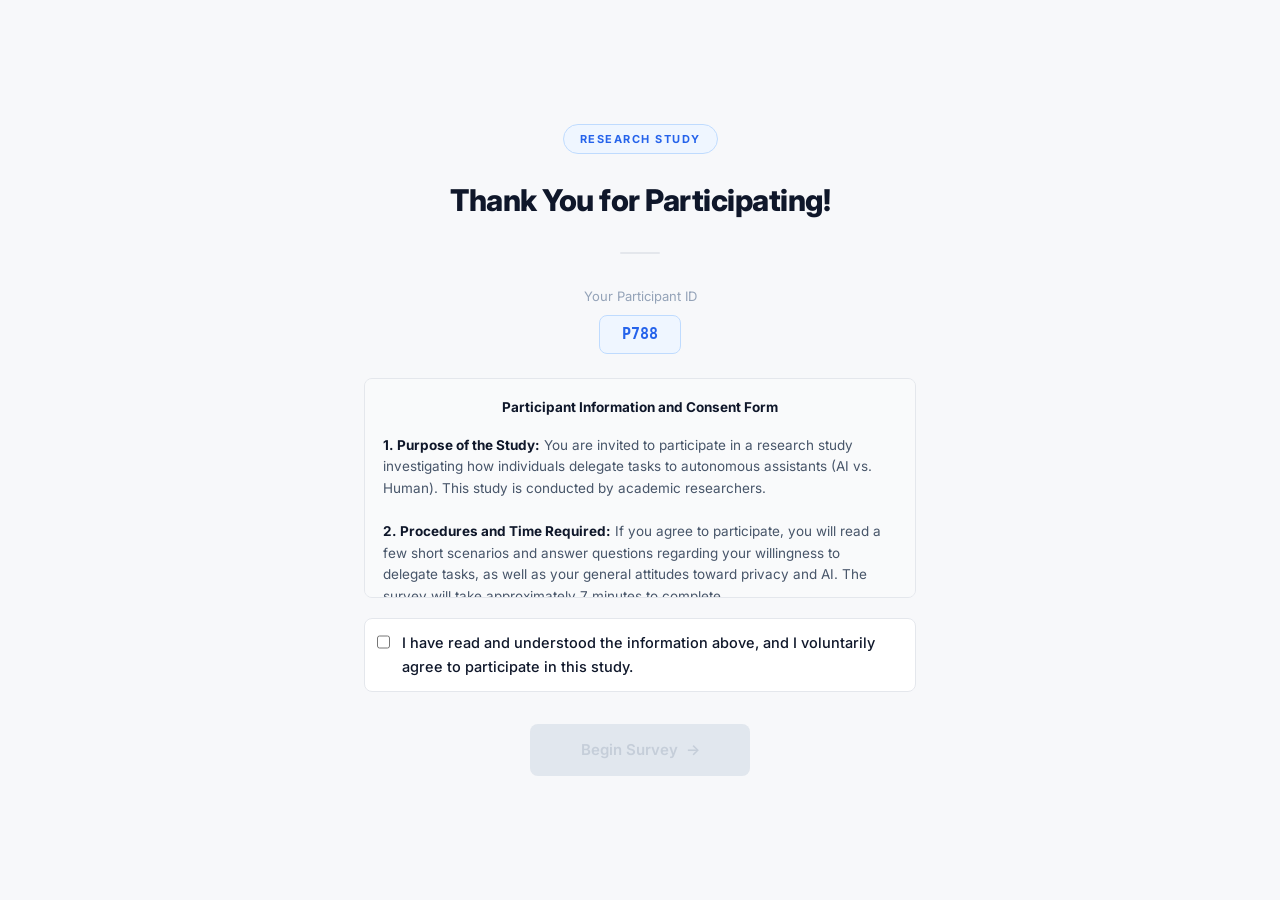
<file: intro.html>
<!DOCTYPE html>
<html lang="en">
<head>
  <meta charset="UTF-8">
  <meta name="viewport" content="width=device-width, initial-scale=1.0">
  <title>Welcome &mdash; AI Secretary Study</title>
  <link rel="stylesheet" href="css/style.css">
  <style>
    .intro-main { padding: 48px 0 80px; }
    
    .hero-box {
      background: linear-gradient(135deg, #fdfbfb 0%, #ebedee 100%);
      border: 1px solid rgba(0,0,0,0.06);
      border-radius: 24px;
      padding: 40px;
      text-align: center;
      margin-bottom: 32px;
      position: relative;
      overflow: hidden;
    }
    
    .hero-box::before {
      content: ''; position: absolute; top: -50px; left: -50px;
      width: 200px; height: 200px; background: rgba(0, 102, 255, 0.05);
      border-radius: 50%; filter: blur(40px); pointer-events: none;
    }
  </style>
</head>
<body>
<div class="page-wrap">

  <header class="site-header">
    <span class="logo">AI Proxy Delegation Study</span>
    <span class="pid-tag" id="header-pid"></span>
  </header>

  <main class="container intro-main">

    <div class="hero-box anim-up">
      <h1 class="page-title" style="margin-bottom:12px; font-size:32px;">Welcome to the Study</h1>
      <p class="page-sub" style="margin-bottom:0; max-width:500px; margin:0 auto;">
        Thank you for your interest in our research on workplace delegation.
      </p>
    </div>

    <!-- Intro state -->
    <div id="state-intro">
      <div class="card mt-24 anim-up-1">
        <h2 style="font-size:18px; margin-bottom:12px; color:var(--text);">Study Overview</h2>
        
        <div>
          <p style="font-size:15px; color:var(--text-md); line-height:1.85;">
            This study investigates how individuals delegate tasks to autonomous proxies in professional workplace and daily settings.
            Specifically, you will evaluate delegating a specific task to two distinct agents: an <strong style="color:var(--text);">AI Secretary</strong> and a <strong style="color:var(--text);">Human Secretary</strong>.
          </p>
          <p style="font-size:15px; color:var(--text-md); line-height:1.85; margin-top:14px;">
            When you delegate a task to your secretary (AI or human), they will plan the work, actually execute it, and complete it entirely on your behalf&mdash;acting under your name&mdash;without waiting for or asking for your final approval.
          </p>
          <p style="font-size:15px; color:var(--text-md); line-height:1.85; margin-top:14px;">
            We want to understand what tasks people feel comfortable delegating, and how perceptions differ between an <strong>AI Secretary</strong> and a <strong>Human Secretary</strong>.
          </p>
        </div>
      </div>

      <div class="card mt-16 anim-up-2">
        <h2 style="font-size:18px; margin-bottom:12px; color:var(--text);">What to Expect</h2>
        <ul style="font-size:15px; color:var(--text-md); line-height:1.75; padding-left:20px;">
          <li style="margin-bottom:8px;">You will first answer a few brief background questions.</li>
          <li style="margin-bottom:8px;">You will examine a specific workplace task scenario through a short visual dialogue sequence.</li>
          <li style="margin-bottom:8px;">You will evaluate this task under two conditions: delegating to an <strong>AI Secretary</strong> and delegating to a <strong>Human Secretary</strong>.</li>
          <li style="margin-bottom:8px;">Finally, you will answer a few brief concluding questions regarding your general attitudes.</li>
          <li>The entire study takes approximately <strong>5&ndash;7 minutes</strong> to complete.</li>
        </ul>
        <div style="background:#fffbeb; border:1px solid #fef3c7; color:#92400e; padding:12px 16px; border-radius:8px; font-size:13.5px; line-height:1.6; margin-top:16px;">
          <strong>Data Quality & Compensation Notice:</strong> Total completion time is tracked automatically. Submissions completed unusually fast without careful reading, or those with failed attention checks, may be rejected and denied compensation.
        </div>
      </div>

      <div class="text-center mt-40 anim-up-3">
        <button id="next-btn" class="btn btn-primary"
          style="min-width:200px; min-height:52px; font-size:15px;" onclick="goNext()">
          Start Survey &nbsp;&rarr;
        </button>
      </div>
    </div>

  </main>
</div>

<script src="js/config.js"></script>
<script src="js/app.js"></script>
<script>
  const sd = requireSession();
  if (sd) {
    showParticipantId();
  }

  function goNext() {
    const btn = document.getElementById('next-btn');
    btn.disabled = true;
    btn.textContent = 'Loading\u2026';
    window.location.href = 'demographics.html';
  }
</script>
</body>
</html>
</file>
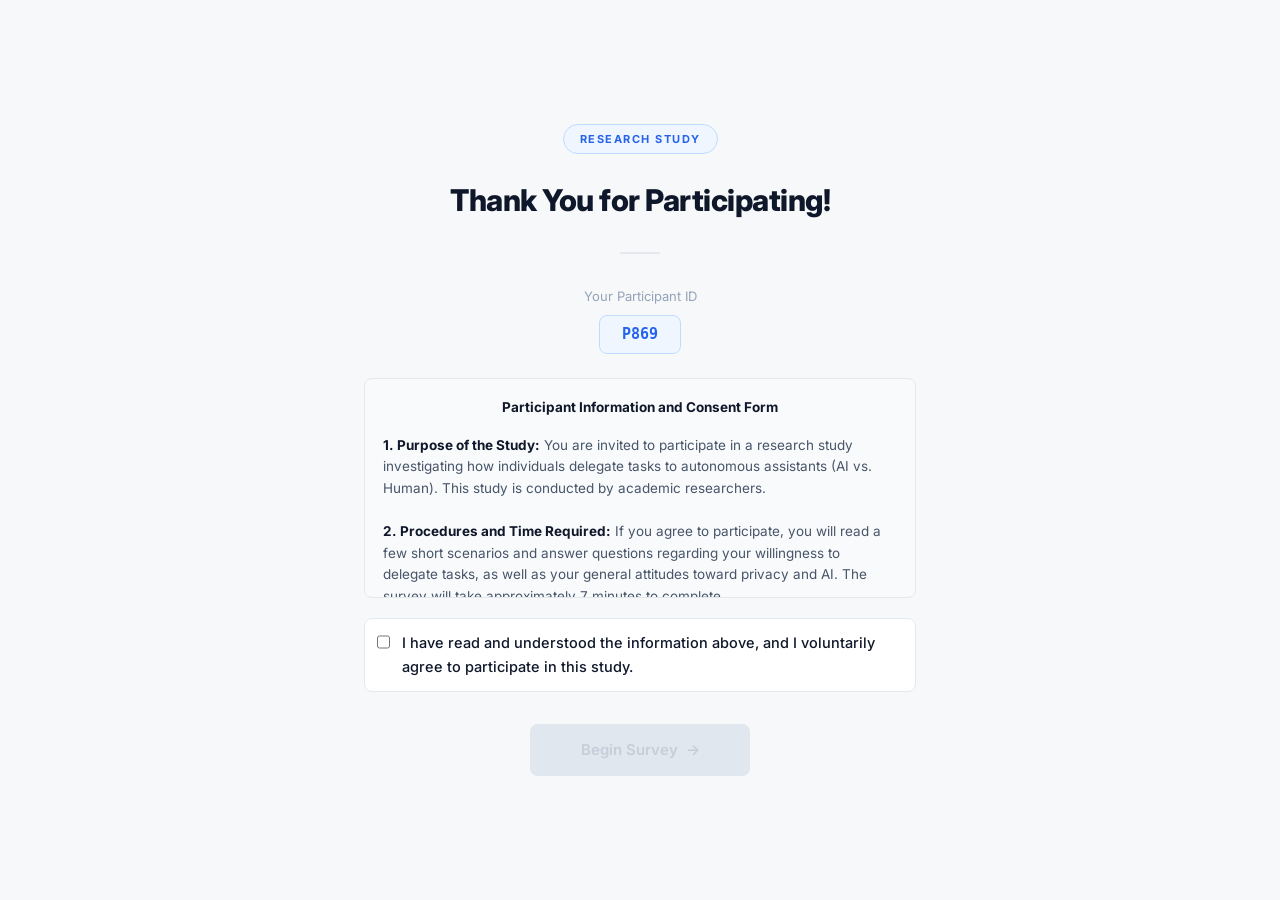
<file: post-survey.html>
<!DOCTYPE html>
<html lang="en">
<head>
  <meta charset="UTF-8">
  <meta name="viewport" content="width=device-width, initial-scale=1.0">
  <title>Final Questions &mdash; AI Proxy Study</title>
  <link rel="stylesheet" href="css/style.css">
  <style>
    .post-main { padding: 36px 0 80px; }

    /* Submit overlay */
    .submit-overlay {
      display: none;
      position: fixed;
      inset: 0;
      background: rgba(255,255,255,.9);
      z-index: 999;
      align-items: center;
      justify-content: center;
      flex-direction: column;
      gap: 18px;
    }
    .submit-overlay.show { display: flex; animation: fadeIn 0.3s ease; }
    .submit-overlay p { font-size: 15px; color: var(--text-md); }
  </style>
</head>
<body>
<div class="page-wrap">

  <header class="site-header">
    <span class="logo">AI Proxy Delegation Study</span>
    <span class="pid-tag" id="header-pid"></span>
  </header>

  <div class="progress-wrap">
    <div class="progress-meta">
      <span class="progress-label">Step 3 of 3 &mdash; Final Questions</span>
      <span class="progress-step-text">Almost done!</span>
    </div>
    <div class="progress-track">
      <div class="progress-fill" style="width: 90%"></div>
    </div>
  </div>

  <main class="container post-main">

    <div class="anim-up">
      <h1 class="page-title">Final Questions</h1>
      <p class="page-sub">Almost done! Please answer these last few questions about your general attitudes.</p>
    </div>

    <!-- General Attitudes Card -->
    <div class="card mt-32 anim-up-1">
      <span class="eyebrow">General Attitudes</span>
      <div class="info-box mb-24">
        Rate each statement from <strong>1</strong> (Strongly Disagree) to <strong>7</strong> (Strongly Agree).
      </div>

      
      <!-- Q1 (internal: privacy_1) -->
      <div class="question-block">
        <p class="q-text">
          <span class="q-num">1.</span>It usually bothers me when third parties ask me for personal information.
        </p>
        <div class="likert-row">
          <div class="likert-endpoint-labels">
            <span>Strongly Disagree</span>
            <span>Strongly Agree</span>
          </div>
          <div class="likert-btns" id="lk-privacy_1"></div>
        </div>
      </div>

      <!-- Q2 (internal: privacy_2) -->
      <div class="question-block">
        <p class="q-text">
          <span class="q-num">2.</span>When third parties ask me for personal information, I sometimes think twice before providing it.
        </p>
        <div class="likert-row">
          <div class="likert-endpoint-labels">
            <span>Strongly Disagree</span>
            <span>Strongly Agree</span>
          </div>
          <div class="likert-btns" id="lk-privacy_2"></div>
        </div>
      </div>

      <!-- Q3 (internal: privacy_3) -->
      <div class="question-block">
        <p class="q-text">
          <span class="q-num">3.</span>I am concerned that my personal information could be used for other purposes without my authorization.
        </p>
        <div class="likert-row">
          <div class="likert-endpoint-labels">
            <span>Strongly Disagree</span>
            <span>Strongly Agree</span>
          </div>
          <div class="likert-btns" id="lk-privacy_3"></div>
        </div>
      </div>

      <!-- Q4 (internal: ai_trust_1) -->
      <div class="question-block">
        <p class="q-text">
          <span class="q-num">4.</span>AI technologies in general are dependable.
        </p>
        <div class="likert-row">
          <div class="likert-endpoint-labels">
            <span>Strongly Disagree</span>
            <span>Strongly Agree</span>
          </div>
          <div class="likert-btns" id="lk-ai_trust_1"></div>
        </div>
      </div>

      <!-- Q5 (internal: ai_trust_2) -->
      <div class="question-block">
        <p class="q-text">
          <span class="q-num">5.</span>AI technologies in general are reliable.
        </p>
        <div class="likert-row">
          <div class="likert-endpoint-labels">
            <span>Strongly Disagree</span>
            <span>Strongly Agree</span>
          </div>
          <div class="likert-btns" id="lk-ai_trust_2"></div>
        </div>
      </div>

      <!-- Q6 (internal: ai_trust_3) -->
      <div class="question-block">
        <p class="q-text">
          <span class="q-num">6.</span>I can trust AI technologies in general.
        </p>
        <div class="likert-row">
          <div class="likert-endpoint-labels">
            <span>Strongly Disagree</span>
            <span>Strongly Agree</span>
          </div>
          <div class="likert-btns" id="lk-ai_trust_3"></div>
        </div>
      </div>

      <!-- Q7 (internal: attention_imc) Attention Check IMC -->
      <div class="question-block">
        <p class="q-text">
          <span class="q-num">7.</span>To ensure data quality and confirm that you are reading the questions carefully, please select option 5 ('Somewhat Agree') for this statement.
        </p>
        <div class="likert-row">
          <div class="likert-endpoint-labels">
            <span>Strongly Disagree</span>
            <span>Strongly Agree</span>
          </div>
          <div class="likert-btns" id="lk-attention_imc"></div>
        </div>
      </div>

      <hr style="border:0; border-top:1px solid var(--border-lt); margin: 32px 0;">

      <!-- Q8 (internal: motivation): Multiple choice -->
      <label class="form-label" id="q8-label" style="font-size:15px; font-weight:700; margin-bottom:12px; display:block;">
        <span class="qnum">8.</span> If you were to delegate a task to an AI Secretary or a Human Secretary, what would be your primary motivation?
      </label>
      <div class="radio-list">
        <label class="radio-item" onclick="pickQ89('Efficiency', this)">
          <input type="radio" name="motivation" value="Efficiency">
          <div class="radio-dot"></div>
          <span class="radio-text">Efficiency</span>
        </label>
        <label class="radio-item" onclick="pickQ89('Accuracy', this)">
          <input type="radio" name="motivation" value="Accuracy">
          <div class="radio-dot"></div>
          <span class="radio-text">Accuracy</span>
        </label>
        <label class="radio-item" onclick="pickQ89('Psychological Comfort', this)">
          <input type="radio" name="motivation" value="Psychological Comfort">
          <div class="radio-dot"></div>
          <span class="radio-text">Psychological Comfort</span>
        </label>
        <label class="radio-item" onclick="pickQ89('Objectivity', this)">
          <input type="radio" name="motivation" value="Objectivity">
          <div class="radio-dot"></div>
          <span class="radio-text">Objectivity</span>
        </label>
        <label class="radio-item" onclick="pickQ89('Accountability', this)">
          <input type="radio" name="motivation" value="Accountability">
          <div class="radio-dot"></div>
          <span class="radio-text">Accountability</span>
        </label>
      </div>
    </div>

    <!-- Submit -->
    <div class="text-center mt-40 anim-up-3">
      <button id="submit-btn" class="btn btn-primary"
        style="min-width:220px; min-height:52px; font-size:15px;" onclick="submitSurvey()">
        Submit Survey &nbsp;&#10003;
      </button>
      <p class="text-sm text-muted mt-8">Your responses will be submitted securely.</p>
    </div>

  </main>
</div>

<!-- Submission overlay -->
<div class="submit-overlay" id="submit-overlay">
  <div class="spinner"></div>
  <p>Submitting your responses&hellip;</p>
</div>

<script src="js/config.js"></script>
<script src="js/app.js"></script>
<script>
  const sd = requireSession(true);
  if (!sd) throw new Error('no session');
  showParticipantId();

  const ans = { privacy_1: null, privacy_2: null, privacy_3: null, ai_trust_1: null, ai_trust_2: null, ai_trust_3: null, attention_imc: null, motivation: null };

  /* Render Likert buttons */
  ['privacy_1', 'privacy_2', 'privacy_3', 'ai_trust_1', 'ai_trust_2', 'ai_trust_3', 'attention_imc'].forEach(function(qId) {
    const wrap = document.getElementById('lk-' + qId);
    [1,2,3,4,5,6,7].forEach(function(n) {
      const btn = document.createElement('button');
      btn.type = 'button';
      btn.className = 'lk-btn';
      btn.textContent = n;
      btn.onclick = function() {
        ans[qId] = n;
        wrap.querySelectorAll('.lk-btn').forEach(function(b) { b.classList.remove('selected'); });
        btn.classList.add('selected');
      };
      wrap.appendChild(btn);
    });
  });

  function pickQ89(value, el) {
    ans.motivation = value;
    el.closest('.radio-list').querySelectorAll('.radio-item').forEach(function(i) { i.classList.remove('selected'); });
    el.classList.add('selected');
    el.querySelector('input').checked = true;
  }

  // Restore previously saved postSurvey on back navigation
  if (sd && sd.postSurvey) {
    const ps = sd.postSurvey;
    ['privacy_1', 'privacy_2', 'privacy_3', 'ai_trust_1', 'ai_trust_2', 'ai_trust_3', 'attention_imc'].forEach(function(qId) {
      if (ps[qId]) {
        ans[qId] = ps[qId];
        const wrap = document.getElementById('lk-' + qId);
        if (wrap && wrap.children[ps[qId] - 1]) {
          wrap.children[ps[qId] - 1].classList.add('selected');
        }
      }
    });
    if (ps.motivation) {
      ans.motivation = ps.motivation;
      const input = document.querySelector('input[name="motivation"][value="' + ps.motivation + '"]');
      if (input) {
        input.checked = true;
        const item = input.closest('.radio-item');
        if (item) item.classList.add('selected');
      }
    }
  }

  async function submitSurvey() {
    if (!ans.privacy_1) { alert('Please answer Question 1.'); return; }
    if (!ans.privacy_2) { alert('Please answer Question 2.'); return; }
    if (!ans.privacy_3) { alert('Please answer Question 3.'); return; }
    if (!ans.ai_trust_1) { alert('Please answer Question 4.'); return; }
    if (!ans.ai_trust_2) { alert('Please answer Question 5.'); return; }
    if (!ans.ai_trust_3) { alert('Please answer Question 6.'); return; }
    if (!ans.attention_imc) { alert('Please answer Question 7.'); return; }
    if (!ans.motivation) { alert('Please answer Question 8.'); return; }

    const data = getSurveyData();
    data.postSurvey = { 
      privacy_1: ans.privacy_1, privacy_2: ans.privacy_2, privacy_3: ans.privacy_3, 
      ai_trust_1: ans.ai_trust_1, ai_trust_2: ans.ai_trust_2, ai_trust_3: ans.ai_trust_3, 
      attention_imc: ans.attention_imc, motivation: ans.motivation 
    };
    saveSurveyData(data);

    document.getElementById('submit-overlay').classList.add('show');
    document.getElementById('submit-btn').disabled = true;

    try {
      const res = await fetch(window.AppConfig.GOOGLE_SCRIPT_URL, {
        method: 'POST',
        headers: { 'Content-Type': 'text/plain;charset=utf-8' },
        body: JSON.stringify({ action: 'submit', payload: data })
      });
      if (!res.ok) throw new Error();
      window.location.href = 'complete.html';
    } catch (err) {
      document.getElementById('submit-overlay').classList.remove('show');
      document.getElementById('submit-btn').disabled = false;
      alert('Submission failed. Please try again or contact the researcher.');
    }
  }
</script>
</body>
</html>
</file>
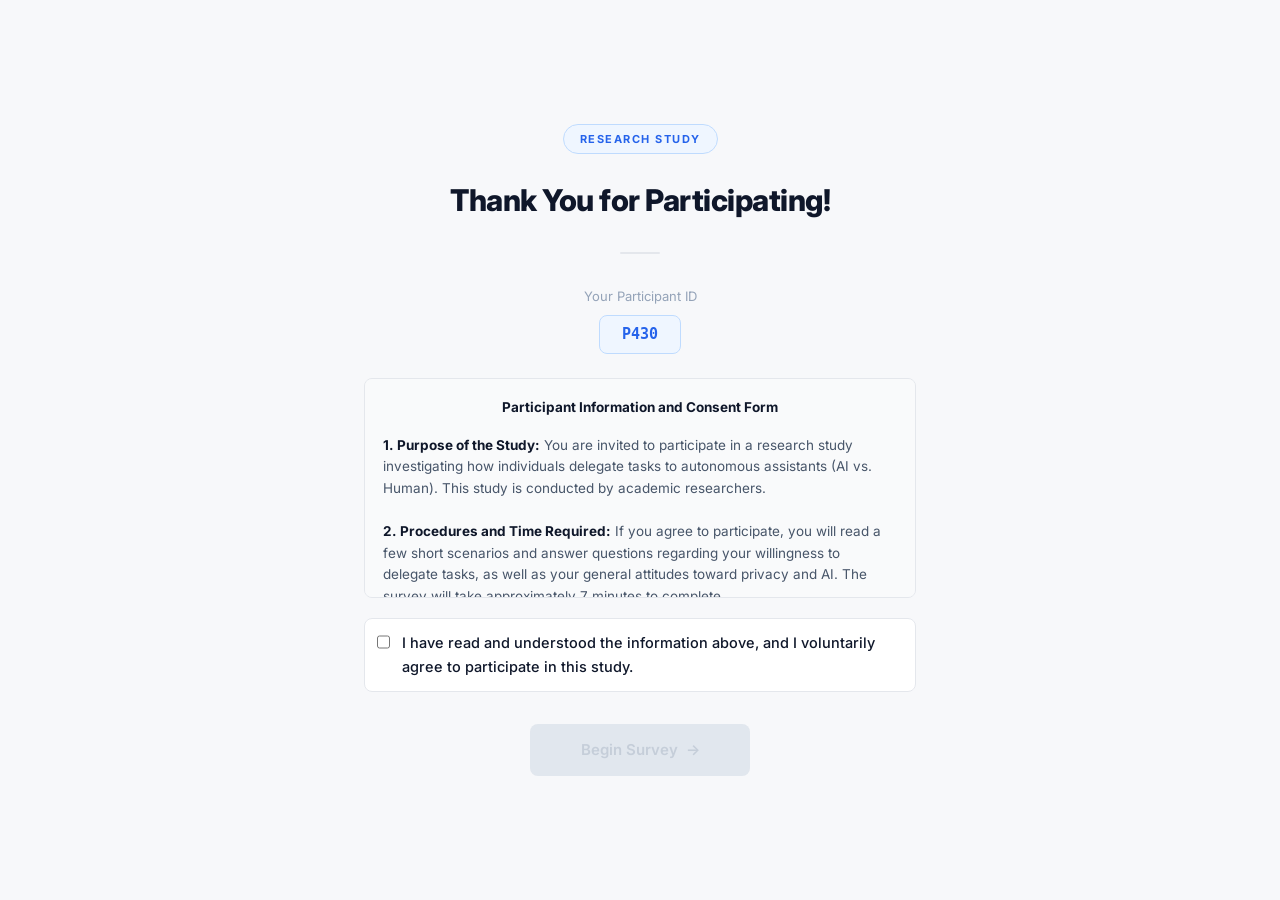
<file: simulation.html>
<!DOCTYPE html>
<html lang="en">
<head>
  <meta charset="UTF-8">
  <meta name="viewport" content="width=device-width, initial-scale=1.0">
  <title>Scenario Evaluation &mdash; AI Proxy Study</title>
  <link rel="stylesheet" href="css/style.css">
  <style>
    /* Fullscreen Overlay */
    .fs-overlay {
      position: fixed; inset: 0; z-index: 9999;
      background: #000; overflow: hidden;
      display: flex; flex-direction: column; align-items: center; justify-content: center;
    }
    .fs-bg-blur {
      position: absolute; width: 150%; height: 150%;
      object-fit: cover; filter: blur(40px) brightness(0.4); z-index: 1;
    }
    .fs-img {
      position: relative; z-index: 2;
      max-width: 90%; max-height: 85vh; border-radius: 12px;
      box-shadow: 0 24px 64px rgba(0,0,0,0.4);
      animation: zoomIn 0.8s cubic-bezier(0.16, 1, 0.3, 1) forwards;
    }
    @keyframes zoomIn {
      from { transform: scale(0.95); opacity: 0; }
      to   { transform: scale(1); opacity: 1; }
    }
    .fs-badge {
      position: absolute; top: 32px; left: 32px; z-index: 3;
      background: rgba(255,255,255,0.15); backdrop-filter: blur(8px);
      padding: 8px 16px; border-radius: 30px; color: #fff; font-size: 14px;
      font-weight: 600; letter-spacing: 0.5px;
    }
    .fs-timer-track {
      position: absolute; bottom: 0; left: 0; right: 0; height: 6px;
      background: rgba(255,255,255,0.1); z-index: 3;
    }
    .fs-timer-bar {
      height: 100%; background: #fff; width: 0%;
      transition: width 0.1s linear;
    }
    .fs-hint {
      position: absolute; bottom: 32px; z-index: 3; color: rgba(255,255,255,0.6);
      font-size: 14px; letter-spacing: 0.5px; animation: pulse 2s infinite;
    }
    @keyframes pulse {
      0%, 100% { opacity: 0.6; } 50% { opacity: 0.2; }
    }
    .fs-placeholder {
      position: relative; z-index: 2; width: 400px; height: 300px;
      background: rgba(255,255,255,0.05); border: 2px dashed rgba(255,255,255,0.2);
      border-radius: 16px; display: flex; flex-direction: column;
      align-items: center; justify-content: center; color: rgba(255,255,255,0.5);
    }
    .fs-placeholder svg { width: 48px; height: 48px; margin-bottom: 16px; }

    /* RPG Buttons */
    .rpg-btn {
      position: absolute; top: 50%; transform: translateY(-50%); z-index: 10;
      background: rgba(0,0,0,0.5); color: #fff; border: none; border-radius: 50%;
      width: 50px; height: 50px; font-size: 24px; cursor: pointer;
      display: flex; align-items: center; justify-content: center;
      transition: all 0.2s ease;
    }
    .rpg-btn:hover:not(:disabled) { background: rgba(0,0,0,0.8); transform: translateY(-50%) scale(1.1); }
    .rpg-btn:disabled { opacity: 0.3; cursor: not-allowed; }
    .rpg-prev { left: 24px; }
    .rpg-next { right: 24px; }
    .main-img-counter {
      position: absolute; top: 16px; right: 16px; background: rgba(0,0,0,0.6); color: #fff;
      padding: 4px 10px; border-radius: 12px; font-size: 13px; font-weight: 700; z-index: 10;
    }

    /* Delegation Modal */
    .modal-backdrop {
      display: none; position: fixed; inset: 0; z-index: 10000;
      background: rgba(255,255,255,0.85); backdrop-filter: blur(12px);
      align-items: center; justify-content: center; opacity: 0;
      transition: opacity 0.4s ease;
    }
    .modal-backdrop.show { display: flex; opacity: 1; }
    .modal-box {
      background: #fff; width: 90%; max-width: 440px;
      border-radius: 24px; padding: 40px; text-align: center;
      box-shadow: 0 20px 40px rgba(0,0,0,0.08), 0 1px 3px rgba(0,0,0,0.05);
      transform: translateY(20px); transition: transform 0.4s cubic-bezier(0.175, 0.885, 0.32, 1.275);
    }
    .modal-backdrop.show .modal-box { transform: translateY(0); }

    .modal-scenario-num {
      font-size: 12px; font-weight: 700; color: var(--blue);
      text-transform: uppercase; letter-spacing: 1px; margin-bottom: 12px;
    }
    .modal-question {
      font-size: 24px; font-weight: 800; color: var(--text); line-height: 1.3;
      margin-bottom: 8px; letter-spacing: -0.3px;
    }
    .modal-sub { font-size: 15px; color: var(--text-md); margin-bottom: 32px; }

    .decision-row { display: flex; gap: 16px; justify-content: center; }
    .decision-row button {
      flex: 1; height: 56px; border-radius: 16px; border: none;
      font-size: 16px; font-weight: 700; cursor: pointer; transition: all 0.2s ease;
      display: flex; align-items: center; justify-content: center; gap: 8px;
    }
    .btn-yes { background: var(--blue); color: #fff; }
    .btn-yes:hover { background: #0056b3; transform: translateY(-2px); box-shadow: 0 8px 16px rgba(0,102,255,0.2); }
    .btn-no { background: #f1f3f5; color: var(--text); }
    .btn-no:hover { background: #e9ecef; transform: translateY(-2px); }

    /* Main Page Layout */
    .sim-main { padding: 32px 0 80px; max-width: 700px; display: none; }
    
    .scenario-badges { display: flex; gap: 8px; margin-bottom: 20px; align-items: center; }
    .cond-badge {
      font-size: 13px; font-weight: 700; padding: 4px 12px; border-radius: 20px;
    }
    .cond-ai { background: var(--blue-lt); color: var(--blue); }
    .cond-human { background: var(--green-lt); color: var(--green); }

    .reveal-panel {
      opacity: 0; transform: translateY(20px); transition: all 0.6s ease;
      pointer-events: none;
    }
    .reveal-panel.show { opacity: 1; transform: translateY(0); pointer-events: auto; }

    /* Main image placeholder on page */
    #main-img-wrap { width: 100%; aspect-ratio: 16/9; background: #f8f9fa; position: relative; }
    #main-img { width: 100%; height: 100%; object-fit: cover; display: none; }
    .main-img-ph {
      position: absolute; inset: 0; display: flex; flex-direction: column;
      align-items: center; justify-content: center; color: var(--text-lt);
    }
    .main-img-ph svg { width: 36px; height: 36px; opacity: 0.3; }

    /* Transition Banner */
    .round-transition-card {
      background: linear-gradient(135deg, #EEF2FF 0%, #E0E7FF 100%);
      border: 1px solid #C7D2FE;
      border-radius: 16px;
      padding: 16px 20px;
      margin-bottom: 24px;
      color: #3730A3;
      font-size: 14.5px;
      line-height: 1.6;
      box-shadow: 0 4px 12px rgba(99, 102, 241, 0.08);
    }
  </style>
</head>
<body>

<!-- Fullscreen Overlay -->
<div id="fs-overlay" class="fs-overlay">
  <button id="fs-btn-prev" class="rpg-btn rpg-prev" onclick="prevImg()" style="display:none;">&#9664;</button>
  <button id="fs-btn-next" class="rpg-btn rpg-next" onclick="nextImg()" style="display:none;">&#9654;</button>

  <img id="fs-bg"  src="" alt="" class="fs-bg-blur"  style="display:none;">
  <img id="fs-img" src="" alt="" class="fs-img"      style="display:none;">

  <div class="fs-placeholder" id="fs-placeholder">
    <svg viewBox="0 0 24 24" fill="none" stroke="currentColor" stroke-width="1.2">
      <rect x="3" y="3" width="18" height="18" rx="2.5"/>
      <circle cx="8.5" cy="8.5" r="1.5"/>
      <polyline points="21 15 16 10 5 21"/>
    </svg>
    <p id="fs-ph-text">Scenario Image</p>
  </div>

  <span class="fs-badge" id="fs-badge">Condition 1 of 2</span>

  <div class="fs-timer-track">
    <div class="fs-timer-bar" id="fs-timer-bar"></div>
  </div>
  <p class="fs-hint">Please view the scenario carefully&hellip;</p>
</div>

<!-- Delegation Modal -->
<div id="modal-backdrop" class="modal-backdrop">
  <div class="modal-box">
    <p class="modal-scenario-num" id="modal-sc-num">Condition 1 of 2</p>
    <h2 class="modal-question" id="modal-question">
      Would you delegate this task to your<br>
      <span id="modal-cond-label" style="color:var(--blue);">Secretary</span>?
    </h2>
    <p class="modal-sub">Please make your initial decision.</p>
    <div class="decision-row">
      <button class="btn-yes" id="btn-yes" onclick="decide('Yes')">&#10003;&nbsp;YES</button>
      <button class="btn-no"  id="btn-no"  onclick="decide('No')">&#10006;&nbsp;NO</button>
    </div>
  </div>
</div>

<!-- Main Page -->
<div class="page-wrap">

  <header class="site-header">
    <span class="logo">AI Proxy Delegation Study</span>
    <span class="pid-tag" id="header-pid"></span>
  </header>

  <div class="progress-wrap">
    <div class="progress-meta">
      <span class="progress-label" id="prog-label">Step 2 of 3 &mdash; Scenario Evaluation</span>
      <span class="progress-step-text" id="prog-step">Condition 1 of 2</span>
    </div>
    <div class="progress-track">
      <div class="progress-fill" id="prog-fill" style="width: 40%"></div>
    </div>
  </div>

  <main class="container sim-main" id="sim-main">

    <div id="round-transition-banner" class="round-transition-card anim-up" style="display:none;">
      <strong>&bull; Condition 2 of 2:</strong> Now, evaluate the <strong>exact same workplace task</strong>, but when delegated to a <strong id="transition-agent-label" style="text-decoration: underline;">Human Secretary</strong>.
    </div>

    <div class="scenario-badges anim-up" id="scenario-badges">
      <span class="tag tag-blue" id="sc-num-tag">Assigned Scenario</span>
      <span class="cond-badge" id="cond-tag">AI Secretary</span>
    </div>

    <h1 class="page-title anim-up" id="scenario-title">Workplace Scenario</h1>
    <p class="page-sub anim-up-1" id="scenario-desc">Please review the scenario carefully&hellip;</p>

    <div class="card mt-24 anim-up-1" style="padding:0; overflow:hidden;" id="img-card">
      <div id="main-img-wrap">
        <button id="main-btn-prev" class="rpg-btn rpg-prev" onclick="mainPrevImg()" style="display:none;">&#9664;</button>
        <button id="main-btn-next" class="rpg-btn rpg-next" onclick="mainNextImg()" style="display:none;">&#9654;</button>
        <div id="main-img-counter" class="main-img-counter" style="display:none;">1 / 3</div>
        <img id="main-img" alt="Scenario image">
        <div class="main-img-ph" id="main-img-ph">
          <svg viewBox="0 0 24 24" fill="none" stroke="currentColor" stroke-width="1.2">
            <rect x="3" y="3" width="18" height="18" rx="2.5"/>
            <circle cx="8.5" cy="8.5" r="1.5"/>
            <polyline points="21 15 16 10 5 21"/>
          </svg>
          <span id="main-ph-text">Scenario Image</span>
        </div>
      </div>

      <div id="scenario-summary-box" style="margin: 16px 20px 0; padding: 14px 18px; background: #f8fafc; border: 1px solid #e2e8f0; border-radius: 12px;">
        <div style="font-size: 12px; font-weight: 700; color: var(--blue); text-transform: uppercase; letter-spacing: 0.5px; margin-bottom: 8px;">
          Scenario Overview
        </div>
        <div style="font-size: 14px; line-height: 1.6; color: var(--text); margin-bottom: 6px;">
          <strong style="color: #1e293b;">&bull; Accessed Information:</strong>
          <span id="sc-accessed-info" style="color: #334155;"></span>
        </div>
        <div style="font-size: 14px; line-height: 1.6; color: var(--text);">
          <strong style="color: #1e293b;">&bull; Delegated Task:</strong>
          <span id="sc-delegated-task" style="color: #334155;"></span>
        </div>
      </div>

      <div id="feedback-chip" class="feedback-chip" style="margin: 14px 20px 16px;"></div>
    </div>

    <div class="reveal-panel" id="likert-panel">
      <div class="card mt-16">
        <span class="eyebrow">Rate Your Agreement</span>
        <div class="info-box mb-24">
          For each statement below, select a number from <strong>1</strong> (Strongly Disagree) to <strong>7</strong> (Strongly Agree).
        </div>
        <div id="likert-container"></div>
        <div class="text-center mt-40">
          <button id="next-btn" class="btn btn-primary"
            style="min-width:240px; min-height:50px; font-size:15px;"
            onclick="goNext()" disabled>
            <span id="next-label">Continue &nbsp;&rarr;</span>
          </button>
        </div>
      </div>
    </div>

  </main>
</div>

<script src="js/config.js"></script>
<script src="js/app.js"></script>
<script>
  /* Session Initialization */
  const sd = requireSession(true);
  if (!sd) throw new Error('no session');
  showParticipantId();

  const params = new URLSearchParams(window.location.search);
  const currentRound = parseInt(params.get('round') || '1'); // 1 or 2
  const scenario = sd.scenarioId || sd.assignedGroup || 1;
  const taskType = sd.taskType || (scenario <= 2 ? 'Analytical' : 'Socio-emotional');
  const infoSensitivity = sd.infoSensitivity || ((scenario === 1 || scenario === 3) ? 'High' : 'Low');

  // Determine Agent Condition for Current Round
  let cond;
  if (currentRound === 1) {
    cond = sd.round1Condition || (sd.orderType === 'AI_FIRST' ? 1 : 2);
  } else {
    cond = sd.round2Condition || (sd.orderType === 'AI_FIRST' ? 2 : 1);
  }
  const condLabel = (cond === 1) ? 'AI Secretary' : 'Human Secretary';

  /* Update static UI */
  document.getElementById('fs-badge').textContent      = 'Condition ' + currentRound + ' of 2 &mdash; ' + condLabel;
  document.getElementById('fs-ph-text').textContent    = 'Scenario ' + scenario + ' (' + condLabel + ')';
  document.getElementById('modal-sc-num').textContent  = 'Condition ' + currentRound + ' of 2';
  document.getElementById('modal-cond-label').textContent = condLabel;
  document.getElementById('sc-num-tag').textContent    = 'Assigned Scenario ' + scenario + ' of 4';
  document.getElementById('prog-step').textContent     = 'Condition ' + currentRound + ' of 2 (' + condLabel + ')';
  document.getElementById('main-ph-text').textContent  = 'Scenario ' + scenario + ' (' + condLabel + ')';

  if (currentRound === 2) {
    const banner = document.getElementById('round-transition-banner');
    if (banner) banner.style.display = 'block';
    const tag = document.getElementById('transition-agent-label');
    if (tag) tag.textContent = condLabel;
    document.getElementById('next-label').innerHTML = 'Continue to Final Questions &nbsp;&rarr;';
    document.getElementById('prog-fill').style.width = '70%';
  } else {
    document.getElementById('next-label').innerHTML = 'Continue to Condition 2 &nbsp;&rarr;';
    document.getElementById('prog-fill').style.width = '40%';
  }

  const cb = document.getElementById('cond-tag');
  cb.textContent = condLabel;
  cb.className = 'cond-badge ' + (cond === 1 ? 'cond-ai' : 'cond-human');

  /* Load scenario config */
  let scenarioImages = [];
  let unlocked = [];
  let currentImgIdx = 0;
  
  function loadConfig() {
    try {
      const sc = window.AppConfig.scenarios[scenario - 1];
      if (!sc) return;
      if (sc.title)       document.getElementById('scenario-title').textContent = sc.title;
      if (sc.description) document.getElementById('scenario-desc').textContent  = sc.description;
      if (sc.accessed_info) document.getElementById('sc-accessed-info').textContent = sc.accessed_info;
      if (sc.delegated_task) document.getElementById('sc-delegated-task').textContent = sc.delegated_task;

      const imgUrlOrArray = (cond === 1) ? sc.condition_1_images : sc.condition_2_images;
      if (Array.isArray(imgUrlOrArray)) scenarioImages = imgUrlOrArray;
      else if (imgUrlOrArray) scenarioImages = [imgUrlOrArray];
      else scenarioImages = [(cond === 1) ? sc.condition_1_image : sc.condition_2_image];

      if (scenarioImages.length > 0) {
        unlocked = new Array(scenarioImages.length).fill(false);
        document.getElementById('fs-placeholder').style.display = 'none';
        showImage(0);
      }
    } catch (e) {
      console.warn('Config load failed', e);
    }
  }

  function showImage(idx) {
    currentImgIdx = idx;
    const imgUrl = scenarioImages[idx];
    
    const fsImg = document.getElementById('fs-img');
    const fsBg = document.getElementById('fs-bg');
    fsImg.src = imgUrl; fsBg.src = imgUrl;
    fsImg.style.display = 'block'; fsBg.style.display = 'block';
    
    const prevBtn = document.getElementById('fs-btn-prev');
    const nextBtn = document.getElementById('fs-btn-next');
    
    prevBtn.style.display = idx > 0 ? 'flex' : 'none';
    nextBtn.style.display = 'flex';
    
    if (unlocked[idx]) {
      nextBtn.disabled = false;
      document.getElementById('fs-timer-bar').style.width = '100%';
      nextBtn.innerHTML = idx === scenarioImages.length - 1 ? '&#10003;' : '&#9654;';
    } else {
      nextBtn.disabled = true;
      nextBtn.innerHTML = '&#8987;'; // Hourglass
      document.getElementById('fs-timer-bar').style.width = '0%';
      startTimer(idx);
    }
    
    document.getElementById('fs-badge').textContent = 'Image ' + (idx+1) + ' / ' + scenarioImages.length;
  }

  /* Fullscreen timer */
  let timerStart = 0;
  const VIEW_TIME = 5000;

  function startTimer(idx) {
    timerStart = Date.now();
    const bar = document.getElementById('fs-timer-bar');
    
    function tick() {
      if (currentImgIdx !== idx) return; // aborted
      
      const elap = Date.now() - timerStart;
      const p = Math.min(elap / VIEW_TIME, 1);
      bar.style.width = (p * 100) + '%';
      if (p < 1) {
        requestAnimationFrame(tick);
      } else {
        unlocked[idx] = true;
        const nextBtn = document.getElementById('fs-btn-next');
        nextBtn.disabled = false;
        nextBtn.innerHTML = idx === scenarioImages.length - 1 ? '&#10003;' : '&#9654;';
      }
    }
    requestAnimationFrame(tick);
  }

  function prevImg() { if (currentImgIdx > 0) showImage(currentImgIdx - 1); }
  function nextImg() {
    if (currentImgIdx < scenarioImages.length - 1) {
      showImage(currentImgIdx + 1);
    } else {
      showModal();
    }
  }

  let mainImgIdx = 0;
  function mainShowImage(idx) {
    mainImgIdx = idx;
    const imgUrl = scenarioImages[idx];
    const mainImg = document.getElementById('main-img');
    mainImg.src = imgUrl;
    mainImg.style.display = 'block';
    document.getElementById('main-img-ph').style.display = 'none';
    
    document.getElementById('main-btn-prev').style.display = idx > 0 ? 'flex' : 'none';
    document.getElementById('main-btn-next').style.display = idx < scenarioImages.length - 1 ? 'flex' : 'none';
    
    const counter = document.getElementById('main-img-counter');
    counter.style.display = 'block';
    counter.textContent = (idx + 1) + ' / ' + scenarioImages.length;
  }
  function mainPrevImg() { if (mainImgIdx > 0) mainShowImage(mainImgIdx - 1); }
  function mainNextImg() { if (mainImgIdx < scenarioImages.length - 1) mainShowImage(mainImgIdx + 1); }

  function showModal() {
    document.getElementById('modal-backdrop').classList.add('show');
  }

  /* Init */
  loadConfig();

  // Check if current round was previously answered (e.g. back navigation)
  const existingRoundData = (currentRound === 1) ? sd.round1Evaluation : sd.round2Evaluation;
  if (existingRoundData && existingRoundData.yesNo) {
    document.getElementById('fs-overlay').style.display = 'none';
    document.getElementById('sim-main').style.display = 'block';
    mainShowImage(0);

    decision = existingRoundData.yesNo;
    const fc = document.getElementById('feedback-chip');
    fc.style.display = 'flex';
    fc.className = 'feedback-chip ' + (decision === 'Yes' ? 'fc-yes' : 'fc-no');
    if (decision === 'Yes') {
      fc.innerHTML = '<strong>&#10003;</strong> You chose to delegate this task to the ' + condLabel + '.';
    } else {
      fc.innerHTML = '<strong>&#10006;</strong> You chose not to delegate this task to the ' + condLabel + '.';
    }

    setTimeout(function() {
      document.getElementById('likert-panel').classList.add('show');
      renderLikert(existingRoundData);
    }, 50);
  }

  /* Decision (Yes / No) */
  let decision = null;

  function decide(val) {
    decision = val;
    
    document.getElementById('fs-overlay').style.display = 'none';
    document.getElementById('modal-backdrop').classList.remove('show');
    document.getElementById('sim-main').style.display = 'block';
    mainShowImage(0);

    const fc = document.getElementById('feedback-chip');
    fc.style.display = 'flex';
    fc.className = 'feedback-chip ' + (val === 'Yes' ? 'fc-yes' : 'fc-no');
    
    if (val === 'Yes') {
      fc.innerHTML = '<strong>&#10003;</strong> You chose to delegate this task to the ' + condLabel + '.';
    } else {
      fc.innerHTML = '<strong>&#10006;</strong> You chose not to delegate this task to the ' + condLabel + '.';
    }

    setTimeout(function() {
      document.getElementById('likert-panel').classList.add('show');
      renderLikert();
      checkAllAnswered();
    }, 100);
  }

  /* Likert questions: 9 DVs + 2 Manipulation Checks (q15 sensitivity, q16 task type) */
  const ans = {};
  
  function renderLikert(savedAnswers) {
    const wrap = document.getElementById('likert-container');
    wrap.innerHTML = '';
    
    const aTarget = (cond === 1) ? 'an AI Secretary' : 'a Human Secretary';
    const theTarget = (cond === 1) ? 'the AI Secretary' : 'the Human Secretary';
    const TheTarget = (cond === 1) ? 'The AI Secretary' : 'The Human Secretary';

    const qs = [
      { id:'q6',  text:'I intend to delegate this specific task to ' + aTarget + '.' },
      { id:'q7',  text:'I predict that I would choose to use ' + aTarget + ' for this task rather than doing it manually.' },
      { id:'q8',  text:'I would plan to have ' + aTarget + ' perform this task on my behalf.' },
      { id:'q9',  text:'I feel that delegating this task to ' + aTarget + ' would involve risks.' },
      { id:'q10', text:'I am concerned about potential negative consequences of using ' + theTarget + ' in this situation.' },
      { id:'q11', text:'I feel uneasy about sharing the required information with ' + theTarget + '.' },
      { id:'q12', text:'Using ' + aTarget + ' would improve my performance in this task.' },
      { id:'q13', text:'Delegating this task to ' + aTarget + ' would be beneficial.' },
      { id:'q14', text:TheTarget + ' would be useful for completing this task.' },
      { id:'q15', text:'How sensitive do you consider the personal information required for this task?', left:'1 (Not at all sensitive)', right:'7 (Extremely sensitive)' },
      { id:'q16', text:'How would you characterize the primary nature of this task?', left:'1 (Analytical / Logical)', right:'7 (Socio-emotional / Interpersonal)' }
    ];

    qs.forEach(function(q, idx) {
      ans[q.id] = (savedAnswers && savedAnswers[q.id] !== undefined) ? savedAnswers[q.id] : null;
      
      const block = document.createElement('div');
      block.className = 'question-block';
      
      const text = document.createElement('p');
      text.className = 'q-text';
      text.innerHTML = '<span class="q-num">' + (idx+1) + '.</span>' + q.text;
      block.appendChild(text);

      const row = document.createElement('div');
      row.className = 'likert-row';

      const labels = document.createElement('div');
      labels.className = 'likert-endpoint-labels';
      labels.innerHTML = '<span>' + (q.left || 'Strongly Disagree') + '</span><span>' + (q.right || 'Strongly Agree') + '</span>';
      row.appendChild(labels);

      const btns = document.createElement('div');
      btns.className = 'likert-btns';

      [1,2,3,4,5,6,7].forEach(function(n) {
        const b = document.createElement('button');
        b.type = 'button';
        b.className = 'lk-btn';
        b.textContent = n;
        if (ans[q.id] === n) {
          b.classList.add('selected');
        }
        b.onclick = function() {
          ans[q.id] = n;
          btns.querySelectorAll('.lk-btn').forEach(function(x) { x.classList.remove('selected'); });
          b.classList.add('selected');
          checkAllAnswered();
        };
        btns.appendChild(b);
      });

      row.appendChild(btns);
      block.appendChild(row);
      wrap.appendChild(block);
    });

    // Q12. Optional Qualitative Feedback
    const qualBlock = document.createElement('div');
    qualBlock.className = 'question-block';
    qualBlock.style.marginTop = '28px';

    const qualText = document.createElement('p');
    qualText.className = 'q-text';
    qualText.innerHTML = '<span class="q-num">12.</span>What is the main reason for your decision to delegate or not delegate this task? <span style="font-size:13px; font-weight:normal; color:var(--text-sm);">(Optional)</span>';
    qualBlock.appendChild(qualText);

    const qualTextarea = document.createElement('textarea');
    qualTextarea.id = 'delegation-reason';
    qualTextarea.rows = 3;
    qualTextarea.placeholder = 'Briefly describe the main reason for your decision (optional)...';
    qualTextarea.style.cssText = 'width: 100%; border: 1px solid var(--border); border-radius: var(--r-sm); padding: 12px; font-family: inherit; font-size: 14px; line-height: 1.5; resize: vertical; margin-top: 8px; box-sizing: border-box; outline: none; transition: border-color 0.2s;';
    qualTextarea.onfocus = function() { this.style.borderColor = 'var(--blue)'; };
    qualTextarea.onblur = function() { this.style.borderColor = 'var(--border)'; };

    if (savedAnswers && savedAnswers.reason) {
      qualTextarea.value = savedAnswers.reason;
    }

    qualBlock.appendChild(qualTextarea);
    wrap.appendChild(qualBlock);

    checkAllAnswered();
  }

  function checkAllAnswered() {
    let all = true;
    for (const key in ans) {
      if (ans[key] === null) all = false;
    }
    document.getElementById('next-btn').disabled = !all;
  }

  /* Navigate between rounds or to post-survey */
  function goNext() {
    const data = getSurveyData();
    const reasonText = (document.getElementById('delegation-reason')?.value || '').trim();
    
    const rec = {
      round: currentRound,
      condition: cond,
      agentLabel: condLabel,
      scenarioId: scenario,
      taskType: taskType,
      infoSensitivity: infoSensitivity,
      yesNo: decision,
      q6: ans.q6, q7: ans.q7, q8: ans.q8,
      q9: ans.q9, q10: ans.q10, q11: ans.q11,
      q12: ans.q12, q13: ans.q13, q14: ans.q14,
      q15: ans.q15, q16: ans.q16,
      reason: reasonText
    };

    if (currentRound === 1) {
      data.round1Evaluation = rec;
    } else {
      data.round2Evaluation = rec;
    }

    if (cond === 1) {
      data.aiEvaluation = rec;
    } else {
      data.humanEvaluation = rec;
    }

    // Also populate legacy scenarios array for compatibility
    if (!data.scenarios) data.scenarios = [];
    data.scenarios.push(rec);

    saveSurveyData(data);

    const btn = document.getElementById('next-btn');
    btn.disabled = true;
    btn.textContent = 'Loading…';

    if (currentRound === 1) {
      window.location.href = 'simulation.html?round=2';
    } else {
      window.location.href = 'post-survey.html';
    }
  }
</script>
</body>
</html>
</file>
<file: css/style.css>
@import url('https://fonts.googleapis.com/css2?family=Inter:wght@300;400;500;600;700;800&display=swap');

/* -- Variables ----------------------------------------------- */
:root {
  --bg:        #F7F8FA;
  --surface:   #FFFFFF;
  --border:    #E4E7EC;
  --border-md: #CBD5E1;

  --blue:      #2563EB;
  --blue-lt:   #EFF6FF;
  --blue-dk:   #1D4ED8;
  --blue-bd:   #BFDBFE;

  --green:     #16A34A;
  --green-bg:  #F0FDF4;
  --green-bd:  #BBF7D0;

  --red:       #DC2626;
  --red-bg:    #FEF2F2;
  --red-bd:    #FECACA;

  --text:      #0F172A;
  --text-md:   #475569;
  --text-sm:   #64748B;
  --text-xs:   #94A3B8;

  --r-sm:  8px;
  --r:     12px;
  --r-lg:  16px;
  --r-xl:  24px;

  --s-sm:    0 1px 2px rgba(0,0,0,.06);
  --s:       0 1px 3px rgba(0,0,0,.08), 0 1px 2px rgba(0,0,0,.04);
  --s-md:    0 4px 12px rgba(0,0,0,.08);
  --s-lg:    0 8px 30px rgba(0,0,0,.1);
  --s-modal: 0 20px 60px rgba(0,0,0,.18);
}

/* -- Reset --------------------------------------------------- */
*, *::before, *::after { margin:0; padding:0; box-sizing:border-box; }
html { scroll-behavior:smooth; }

body {
  font-family: 'Inter', -apple-system, BlinkMacSystemFont, sans-serif;
  background: var(--bg);
  color: var(--text);
  line-height: 1.65;
  -webkit-font-smoothing: antialiased;
  min-height: 100vh;
}

/* -- Layout -------------------------------------------------- */
.page-wrap {
  min-height: 100vh;
  display: flex;
  flex-direction: column;
  align-items: center;
}

.container {
  width: 100%;
  max-width: 720px;
  padding: 0 24px;
  margin: 0 auto;
}

/* -- Header -------------------------------------------------- */
.site-header {
  width: 100%;
  background: var(--surface);
  border-bottom: 1px solid var(--border);
  padding: 15px 32px;
  display: flex;
  align-items: center;
  justify-content: space-between;
  position: sticky;
  top: 0;
  z-index: 100;
  box-shadow: var(--s-sm);
}

.logo {
  font-size: 15px;
  font-weight: 700;
  color: var(--blue);
  letter-spacing: -0.2px;
}

.pid-tag {
  font-size: 11.5px;
  font-weight: 500;
  color: var(--text-sm);
  background: var(--bg);
  border: 1px solid var(--border);
  padding: 4px 12px;
  border-radius: 20px;
  font-family: monospace;
}

/* -- Progress ------------------------------------------------ */
.progress-wrap {
  width: 100%;
  max-width: 720px;
  background: var(--surface);
  border-bottom: 1px solid var(--border);
  padding: 11px 24px;
}

.progress-meta {
  display: flex;
  justify-content: space-between;
  align-items: center;
  margin-bottom: 6px;
}

.progress-label {
  font-size: 11px;
  font-weight: 700;
  color: var(--blue);
  text-transform: uppercase;
  letter-spacing: 0.9px;
}

.progress-step-text {
  font-size: 11px;
  color: var(--text-xs);
}

.progress-track {
  height: 3px;
  background: var(--border);
  border-radius: 2px;
  overflow: hidden;
}

.progress-fill {
  height: 100%;
  background: var(--blue);
  border-radius: 2px;
  transition: width 0.5s ease;
}

/* -- Cards --------------------------------------------------- */
.card {
  background: var(--surface);
  border: 1px solid var(--border);
  border-radius: var(--r-lg);
  padding: 28px 32px;
  box-shadow: var(--s);
}

/* -- Typography ---------------------------------------------- */
.page-title {
  font-size: 26px;
  font-weight: 700;
  color: var(--text);
  letter-spacing: -0.4px;
  line-height: 1.3;
}

.page-sub {
  font-size: 15px;
  color: var(--text-md);
  margin-top: 6px;
  line-height: 1.6;
}

.eyebrow {
  display: inline-block;
  font-size: 11px;
  font-weight: 700;
  text-transform: uppercase;
  letter-spacing: 1.4px;
  color: var(--blue);
  margin-bottom: 12px;
}

.tag {
  display: inline-flex;
  align-items: center;
  padding: 4px 12px;
  border-radius: 20px;
  font-size: 12px;
  font-weight: 600;
}
.tag-blue {
  background: var(--blue-lt);
  color: var(--blue);
  border: 1px solid var(--blue-bd);
}

/* -- Buttons ------------------------------------------------- */
.btn {
  display: inline-flex;
  align-items: center;
  justify-content: center;
  gap: 6px;
  padding: 12px 28px;
  border-radius: var(--r-sm);
  border: none;
  font-family: 'Inter', sans-serif;
  font-size: 14px;
  font-weight: 600;
  cursor: pointer;
  transition: all 0.16s ease;
  text-decoration: none;
}

.btn-primary {
  background: var(--blue);
  color: #fff;
  box-shadow: 0 1px 3px rgba(37,99,235,.25);
}
.btn-primary:hover {
  background: var(--blue-dk);
  transform: translateY(-1px);
  box-shadow: 0 4px 12px rgba(37,99,235,.3);
}
.btn-primary:active { transform: translateY(0); }
.btn-primary:disabled {
  background: var(--border-md);
  color: var(--text-xs);
  cursor: not-allowed;
  transform: none;
  box-shadow: none;
}

.btn-ghost {
  background: transparent;
  border: 1px solid var(--border-md);
  color: var(--text-md);
}
.btn-ghost:hover {
  background: var(--bg);
  border-color: var(--text-xs);
  color: var(--text);
}

/* -- Form: Labels -------------------------------------------- */
.form-label {
  display: block;
  font-size: 15px;
  font-weight: 600;
  color: var(--text);
  margin-bottom: 12px;
  line-height: 1.5;
}

.qnum { color: var(--blue); font-weight: 700; margin-right: 4px; }

/* -- Radio List ---------------------------------------------- */
.radio-list { display: flex; flex-direction: column; gap: 8px; }

.radio-item {
  display: flex;
  align-items: center;
  gap: 12px;
  padding: 12px 16px;
  background: var(--surface);
  border: 1.5px solid var(--border);
  border-radius: var(--r-sm);
  cursor: pointer;
  transition: all 0.14s ease;
  user-select: none;
  position: relative;
}
.radio-item:hover {
  border-color: #93C5FD;
  background: var(--blue-lt);
}
.radio-item.selected {
  border-color: var(--blue);
  background: var(--blue-lt);
}
.radio-item input[type="radio"] {
  position: absolute;
  opacity: 0;
  pointer-events: none;
}

.radio-dot {
  width: 18px;
  height: 18px;
  border: 2px solid var(--border-md);
  border-radius: 50%;
  flex-shrink: 0;
  display: flex;
  align-items: center;
  justify-content: center;
  transition: all 0.14s;
}
.radio-item.selected .radio-dot {
  border-color: var(--blue);
  background: var(--blue);
}
.radio-item.selected .radio-dot::after {
  content: '';
  width: 6px;
  height: 6px;
  background: white;
  border-radius: 50%;
  display: block;
}
.radio-text {
  font-size: 14px;
  color: var(--text-md);
  transition: color 0.14s;
  line-height: 1.5;
}
.radio-item.selected .radio-text { color: var(--text); font-weight: 500; }

/* -- Text Input ---------------------------------------------- */
.form-input {
  width: 100%;
  padding: 11px 14px;
  border: 1.5px solid var(--border);
  border-radius: var(--r-sm);
  font-family: 'Inter', sans-serif;
  font-size: 14px;
  color: var(--text);
  background: var(--surface);
  outline: none;
  transition: border-color 0.14s, box-shadow 0.14s;
}
.form-input:focus {
  border-color: var(--blue);
  box-shadow: 0 0 0 3px rgba(37,99,235,.1);
}
.form-input::placeholder { color: var(--text-xs); }

/* -- Likert Scale -------------------------------------------- */
.question-block {
  padding: 20px 0;
  border-bottom: 1px solid var(--border);
}
.question-block:last-child { border-bottom: none; }

.q-text {
  font-size: 14px;
  color: var(--text-md);
  line-height: 1.65;
  margin-bottom: 16px;
}
.q-num {
  font-weight: 700;
  color: var(--blue);
  margin-right: 4px;
}

.likert-row, .likert-wrapper {
  display: flex;
  flex-direction: column;
  gap: 8px;
  max-width: 520px;
  width: 100%;
  margin: 14px auto 6px auto;
}

.likert-endpoint-labels {
  display: flex;
  justify-content: space-between;
  align-items: center;
  font-size: 11px;
  font-weight: 600;
  color: var(--text-xs);
  text-transform: uppercase;
  letter-spacing: 0.4px;
  padding: 0 4px;
}

.likert-btns, .likert-buttons {
  display: flex;
  justify-content: space-between;
  gap: 8px;
  width: 100%;
}

.lk-btn, .likert-btn {
  flex: 1;
  height: 44px;
  min-width: 0;
  border: 1.5px solid var(--border);
  background: var(--surface);
  color: var(--text-md);
  border-radius: var(--r-sm);
  font-size: 14px;
  font-weight: 600;
  cursor: pointer;
  transition: all 0.15s ease;
  font-family: 'Inter', sans-serif;
  display: flex;
  align-items: center;
  justify-content: center;
}
.lk-btn:hover, .likert-btn:hover {
  border-color: var(--blue);
  color: var(--blue);
  background: var(--blue-lt);
}
.lk-btn.selected, .likert-btn.selected {
  position: relative;
  z-index: 1;
  background: var(--blue);
  border-color: var(--blue);
  color: white;
  transform: translateY(-2px);
  box-shadow: 0 4px 12px rgba(37,99,235,.28);
}

/* -- Yes / No Buttons ---------------------------------------- */
.decision-row {
  display: flex;
  gap: 16px;
  justify-content: center;
  margin-top: 24px;
}

.btn-yes, .btn-no {
  flex: 1;
  max-width: 190px;
  min-height: 72px;
  border-radius: 14px;
  font-family: 'Inter', sans-serif;
  font-size: 20px;
  font-weight: 700;
  cursor: pointer;
  transition: all 0.18s ease;
  display: flex;
  align-items: center;
  justify-content: center;
  gap: 8px;
  border: 2px solid;
}

.btn-yes {
  background: var(--green-bg);
  border-color: var(--green-bd);
  color: var(--green);
}
.btn-yes:hover, .btn-yes.active {
  background: var(--green);
  border-color: var(--green);
  color: white;
  transform: scale(1.04);
  box-shadow: 0 4px 16px rgba(22,163,74,.25);
}
.btn-yes.locked { pointer-events: none; }
.btn-yes.locked:not(.active) { opacity: 0.4; }

.btn-no {
  background: var(--red-bg);
  border-color: var(--red-bd);
  color: var(--red);
}
.btn-no:hover, .btn-no.active {
  background: var(--red);
  border-color: var(--red);
  color: white;
  transform: scale(1.04);
  box-shadow: 0 4px 16px rgba(220,38,38,.25);
}
.btn-no.locked { pointer-events: none; }
.btn-no.locked:not(.active) { opacity: 0.4; }

/* -- Feedback chip ------------------------------------------- */
.feedback-chip {
  display: none;
  padding: 10px 16px;
  border-radius: var(--r-sm);
  font-size: 13.5px;
  font-weight: 500;
  margin-top: 16px;
  text-align: center;
}
.feedback-chip.yes-chip {
  display: block;
  background: var(--green-bg);
  border: 1px solid var(--green-bd);
  color: var(--green);
}
.feedback-chip.no-chip {
  display: block;
  background: var(--red-bg);
  border: 1px solid var(--red-bd);
  color: var(--red);
}

/* -- Reveal panel -------------------------------------------- */
.reveal-panel { display: none; }
.reveal-panel.show {
  display: block;
  animation: fadeUp 0.45s ease forwards;
}

/* -- Info box ------------------------------------------------ */
.info-box {
  background: var(--blue-lt);
  border: 1px solid var(--blue-bd);
  border-radius: var(--r-sm);
  padding: 12px 16px;
  font-size: 13.5px;
  color: var(--blue-dk);
  line-height: 1.6;
}

/* -- Small scenario image (on main page, after modal) -------- */
.scenario-img-card {
  width: 100%;
  border-radius: var(--r-lg);
  overflow: hidden;
  border: 1px solid var(--border);
  background: #F1F3F5;
  position: relative;
}
.scenario-img-card img {
  width: 100%;
  height: 240px;
  object-fit: cover;
  display: block;
}
.scenario-img-placeholder {
  height: 160px;
  display: flex;
  align-items: center;
  justify-content: center;
  gap: 12px;
  color: var(--text-xs);
  font-size: 13px;
}
.scenario-img-placeholder svg { width: 36px; height: 36px; opacity: 0.3; }

/* -- Fullscreen Overlay -------------------------------------- */
.fs-overlay {
  position: fixed;
  inset: 0;
  z-index: 900;
  background: #111;
  display: flex;
  align-items: center;
  justify-content: center;
  opacity: 1;
  transition: opacity 0.45s ease;
}
.fs-overlay.fade-out { opacity: 0; pointer-events: none; }

.fs-img {
  position: absolute;
  inset: 0;
  width: 100%;
  height: 100%;
  object-fit: contain;
}

.fs-bg-blur {
  position: absolute;
  inset: 0;
  width: 100%;
  height: 100%;
  object-fit: cover;
  filter: blur(24px) brightness(0.3);
  transform: scale(1.05);
}

.fs-placeholder {
  display: flex;
  flex-direction: column;
  align-items: center;
  justify-content: center;
  gap: 16px;
  color: rgba(255,255,255,.45);
  text-align: center;
  padding: 40px;
  position: relative;
  z-index: 2;
}
.fs-placeholder svg { width: 64px; height: 64px; opacity: 0.3; }
.fs-placeholder p { font-size: 15px; }

.fs-badge {
  position: absolute;
  top: 24px;
  left: 24px;
  background: rgba(255,255,255,.12);
  border: 1px solid rgba(255,255,255,.2);
  color: rgba(255,255,255,.9);
  padding: 6px 16px;
  border-radius: 20px;
  font-size: 12.5px;
  font-weight: 600;
  z-index: 2;
  backdrop-filter: blur(4px);
}

.fs-timer-track {
  position: absolute;
  bottom: 0;
  left: 0;
  right: 0;
  height: 4px;
  background: rgba(255,255,255,.15);
  z-index: 2;
}
.fs-timer-bar {
  height: 100%;
  background: #3B82F6;
  width: 100%;
  /* transition applied via JS */
}

.fs-hint {
  position: absolute;
  bottom: 18px;
  left: 50%;
  transform: translateX(-50%);
  color: rgba(255,255,255,.4);
  font-size: 12.5px;
  z-index: 2;
  white-space: nowrap;
  letter-spacing: 0.3px;
}

/* -- Delegation Modal ---------------------------------------- */
.modal-backdrop {
  position: fixed;
  inset: 0;
  z-index: 950;
  background: rgba(0,0,0,.5);
  display: none;
  align-items: center;
  justify-content: center;
  padding: 24px;
  backdrop-filter: blur(3px);
}
.modal-backdrop.show {
  display: flex;
  animation: fadeIn 0.3s ease;
}

.modal-box {
  background: var(--surface);
  border-radius: var(--r-xl);
  padding: 40px 36px;
  max-width: 460px;
  width: 100%;
  box-shadow: var(--s-modal);
  animation: popIn 0.35s cubic-bezier(.34,1.56,.64,1) forwards;
  text-align: center;
}

.modal-scenario-num {
  font-size: 11px;
  font-weight: 700;
  text-transform: uppercase;
  letter-spacing: 1.5px;
  color: var(--blue);
  margin-bottom: 8px;
}

.modal-question {
  font-size: 19px;
  font-weight: 700;
  color: var(--text);
  line-height: 1.45;
  margin-bottom: 6px;
}

.modal-sub {
  font-size: 13px;
  color: var(--text-sm);
  margin-bottom: 2px;
}

/* -- Complete page ------------------------------------------- */
.check-circle {
  width: 80px;
  height: 80px;
  background: var(--green-bg);
  border: 2px solid var(--green-bd);
  border-radius: 50%;
  display: flex;
  align-items: center;
  justify-content: center;
  margin: 0 auto 24px;
  font-size: 38px;
}

/* -- Utility ------------------------------------------------- */
.mt-4  { margin-top:  4px; }
.mt-8  { margin-top:  8px; }
.mt-12 { margin-top: 12px; }
.mt-16 { margin-top: 16px; }
.mt-20 { margin-top: 20px; }
.mt-24 { margin-top: 24px; }
.mt-32 { margin-top: 32px; }
.mt-40 { margin-top: 40px; }
.mt-48 { margin-top: 48px; }
.mb-8  { margin-bottom:  8px; }
.mb-16 { margin-bottom: 16px; }
.mb-24 { margin-bottom: 24px; }
.text-center { text-align: center; }
.text-sm  { font-size: 13px; }
.text-muted { color: var(--text-xs); }

/* -- Animations ---------------------------------------------- */
@keyframes fadeUp {
  from { opacity:0; transform:translateY(18px); }
  to   { opacity:1; transform:translateY(0); }
}
@keyframes fadeIn {
  from { opacity:0; }
  to   { opacity:1; }
}
@keyframes popIn {
  from { opacity:0; transform:scale(.9); }
  to   { opacity:1; transform:scale(1); }
}
@keyframes confettiFall {
  from { transform:translateY(-20px) rotate(0deg); opacity:1; }
  to   { transform:translateY(110vh) rotate(720deg); opacity:0; }
}
@keyframes spin {
  to { transform:rotate(360deg); }
}

.anim-up   { animation: fadeUp 0.5s ease forwards; }
.anim-up-1 { animation: fadeUp 0.5s 0.1s ease both; }
.anim-up-2 { animation: fadeUp 0.5s 0.2s ease both; }
.anim-up-3 { animation: fadeUp 0.5s 0.3s ease both; }
.anim-up-4 { animation: fadeUp 0.5s 0.4s ease both; }

/* -- Admin --------------------------------------------------- */
.stat-card {
  background: var(--surface);
  border: 1px solid var(--border);
  border-radius: var(--r-lg);
  padding: 20px 24px;
  box-shadow: var(--s);
}
.stat-num {
  font-size: 36px;
  font-weight: 800;
  color: var(--blue);
  line-height: 1;
  margin-bottom: 4px;
}
.stat-label {
  font-size: 11.5px;
  font-weight: 600;
  color: var(--text-sm);
  text-transform: uppercase;
  letter-spacing: 0.6px;
}
.stats-grid {
  display: grid;
  grid-template-columns: repeat(auto-fit, minmax(150px, 1fr));
  gap: 14px;
}

.tab-bar {
  display: flex;
  border-bottom: 2px solid var(--border);
  margin-bottom: 28px;
  overflow-x: auto;
}
.tab-btn {
  padding: 10px 18px;
  background: none;
  border: none;
  border-bottom: 2px solid transparent;
  margin-bottom: -2px;
  font-family: 'Inter', sans-serif;
  font-size: 13.5px;
  font-weight: 500;
  color: var(--text-sm);
  cursor: pointer;
  white-space: nowrap;
  transition: all 0.14s;
}
.tab-btn:hover { color: var(--blue); }
.tab-btn.active { color: var(--blue); border-bottom-color: var(--blue); font-weight: 600; }

.tab-panel { display:none; }
.tab-panel.active { display:block; animation: fadeUp 0.3s ease; }

table { width:100%; border-collapse:collapse; }
th, td { padding:10px 12px; text-align:left; border-bottom:1px solid var(--border); font-size:13px; }
th { font-size:11px; text-transform:uppercase; letter-spacing:.7px; color:var(--text-xs); font-weight:600; background:var(--bg); }
td { color:var(--text-md); }
tr:hover td { background:var(--bg); }
.table-wrap { border:1px solid var(--border); border-radius:var(--r-lg); overflow:auto; }

.img-upload-box {
  border:2px dashed var(--border);
  border-radius:var(--r-sm);
  padding:16px;
  text-align:center;
  background:var(--bg);
  cursor:pointer;
  transition:all 0.14s;
  position:relative;
  overflow:hidden;
}
.img-upload-box:hover { border-color:var(--blue); background:var(--blue-lt); }
.img-upload-box input[type="file"] { position:absolute; inset:0; opacity:0; cursor:pointer; }

.alert-ok {
  background:var(--green-bg); border:1px solid var(--green-bd); color:var(--green);
  padding:10px 16px; border-radius:var(--r-sm); font-size:13px; margin-top:12px; display:none;
}
.alert-ok.show { display:block; animation:fadeUp .3s ease; }
.alert-err {
  background:var(--red-bg); border:1px solid var(--red-bd); color:var(--red);
  padding:10px 16px; border-radius:var(--r-sm); font-size:13px; margin-top:12px; display:none;
}
.alert-err.show { display:block; }

.danger-zone { border:1px solid var(--red-bd); border-radius:var(--r-lg); padding:20px 24px; background:var(--red-bg); }
.btn-danger {
  background:white; border:1px solid var(--red-bd); color:var(--red);
  padding:9px 20px; border-radius:var(--r-sm); font-family:'Inter',sans-serif;
  font-size:13px; font-weight:600; cursor:pointer; margin-top:12px; transition:all .14s;
}
.btn-danger:hover { background:var(--red); color:white; }

.spinner {
  width:36px; height:36px;
  border:3px solid var(--border); border-top-color:var(--blue);
  border-radius:50%; animation:spin .8s linear infinite; margin:0 auto;
}

/* -- Responsive ---------------------------------------------- */
@media (max-width:600px) {
  .card { padding:20px 16px; }
  .page-title { font-size:22px; }
  .decision-row { gap:10px; }
  .btn-yes,.btn-no { font-size:18px; min-height:64px; }
  .lk-btn, .likert-btn { font-size:12px; height: 38px; }
  .likert-btns, .likert-buttons { gap:4px; }
  .likert-endpoint-labels { font-size: 9.5px; }
  .modal-box { padding:28px 20px; }
  .modal-question { font-size:17px; }
  .site-header { padding:13px 18px; }
}
</file>
